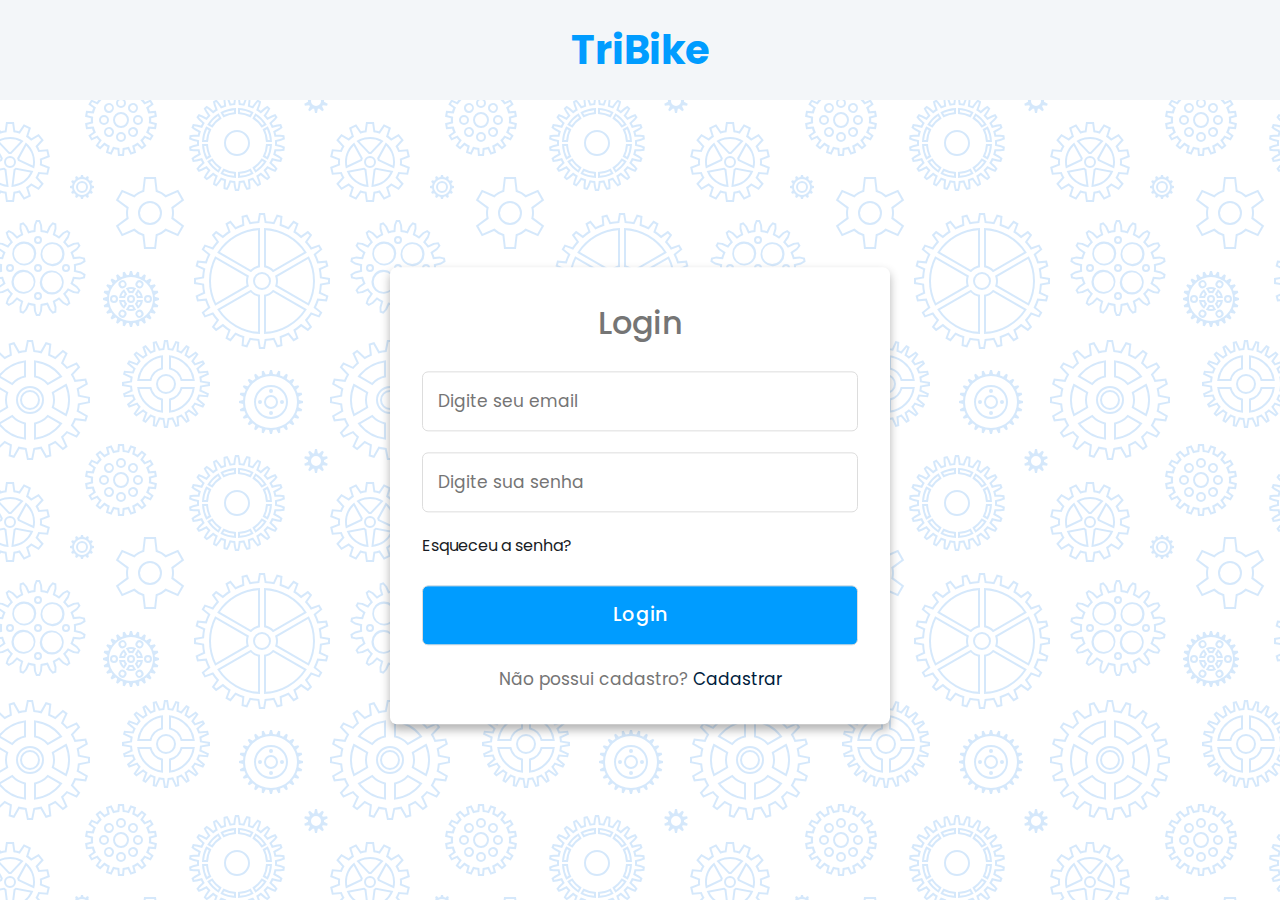
<file: tribike-frontend/index.html>
<!DOCTYPE html>
<!---Coding By CoderGirl | www.codinglabweb.com--->
<html lang="en">
<head>
  <meta charset="UTF-8">
  <meta name="viewport" content="width=device-width, initial-scale=1.0">
  <meta http-equiv="X-UA-Compatible" content="ie=edge">
  <title>Tribike | Acesso</title>
  <!---Custom CSS File--->
  <link rel="stylesheet" href="style.css">
  <script type="text/javascript" src="js/user_page.js"></script>
</head>
<body>
  <div class="header">
    <h1>TriBike</h1>
  </div>
  <div class="container">
    <input type="checkbox" id="check">
    <div class="login form">
      <header>Login</header>
      <form id="login-form" action="#">
        <input id="login_mail" type="text" required placeholder="Digite seu email">
        <input id="login_pwd" type="password" required placeholder="Digite sua senha">
        <a href="#">Esqueceu a senha?</a>
        <input type="submit" class="button" value="Login">
      </form>
      <div class="signup">
        <span class="signup">Não possui cadastro?
         <label for="check">Cadastrar</label>
        </span>
      </div>
    </div>
    <div class="registration form">
      <header>Cadastro</header>
      <form id="signup-form" >
        <input type="radio" id="locat"  style="width: 4%;  height: auto;" name="role" value="3">
        <label for="locat">Quero dispor bikes</label>
        <input type="radio" id="locad"  style="width: 4%; height: auto; margin-left: 8%;" name="role" value="2">
        <label for="locad">Quero usar bikes</label>
        <input id="sign_user" type="text" required name="username" placeholder="Digite um nome de usuário">
        <input id="sign_cpf" type="text" required name="cpf" placeholder="000.000.00-00">        
        <input id="sign_mail" type="text" required name="email" placeholder="Digite seu email">
        <input id="sign_ag" type="text" style="width: 45%;" required name="agenciaBancaria" placeholder="Ag">
        <input id="sign_cc" type="text" style="margin-left: 8%; width: 45%;" required name="contaaBancaria" placeholder="CC">
        Data de Nascimento:     
        <input id="sign_dob" type="date" name="dataNascimento" min="1900-01-01" max="2022-12-31">
        <input id="sign_end" type="text" required name="endereco" placeholder="Endereço">
        <input id="sign_region" type="text" required name="bairro" placeholder="Bairro">
        <input id="sign_pwd" type="password" name="password" placeholder="Crie uma senha">
        <input  id="confirm_pwd" type="password" placeholder="Confirme sua senha">
        <input type="submit" class="button" value="Cadastrar">
      </form>
      <div class="signup">
        <span class="signup">Já possui cadastro?
         <label for="check">Login</label>
        </span>
      </div>
    </div>
  </div>
</body>
</html>
</file>
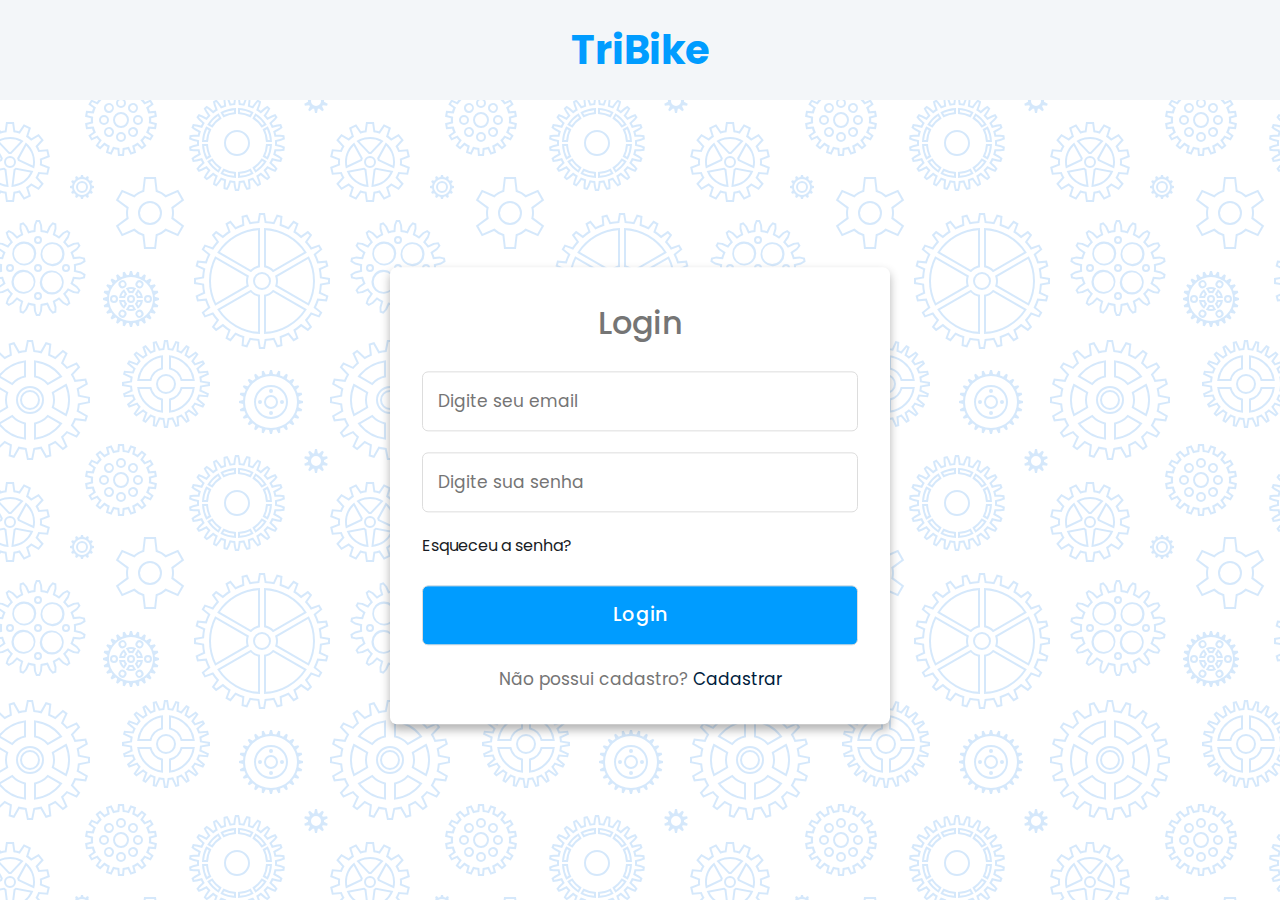
<file: tribike-frontend/dashboard/index.html>
<!DOCTYPE html>
<html lang="en">

<head>
    <meta charset="utf-8">
    <title>Tribike - Dashboard</title>
    <meta content="width=device-width, initial-scale=1.0" name="viewport">
    <meta content="" name="keywords">
    <meta content="" name="description">

    <!-- Favicon -->
    <link href="img/favicon.ico" rel="icon">

    <!-- Google Web Fonts -->
    <link rel="preconnect" href="https://fonts.googleapis.com">
    <link rel="preconnect" href="https://fonts.gstatic.com" crossorigin>
    <link href="https://fonts.googleapis.com/css2?family=Heebo:wght@400;500;600;700&display=swap" rel="stylesheet">
    
    <!-- Icon Font Stylesheet -->
    <link href="https://cdnjs.cloudflare.com/ajax/libs/font-awesome/5.10.0/css/all.min.css" rel="stylesheet">
    <link href="https://cdn.jsdelivr.net/npm/bootstrap-icons@1.4.1/font/bootstrap-icons.css" rel="stylesheet">

    <!-- Libraries Stylesheet -->
    <link href="lib/owlcarousel/assets/owl.carousel.min.css" rel="stylesheet">
    <link href="lib/tempusdominus/css/tempusdominus-bootstrap-4.min.css" rel="stylesheet" />

    <!-- Customized Bootstrap Stylesheet -->
    <link href="css/bootstrap.min.css" rel="stylesheet">

    <!-- Template Stylesheet -->
    <link href="css/style.css" rel="stylesheet">

    <script src="https://code.jquery.com/jquery-3.4.1.min.js"></script>
    <script type="text/javascript" src="js/authenticate.js"></script>
    <script type="text/javascript" src="js/dash.js"></script>
</head>

<body>
    <div class="container-xxl position-relative bg-white d-flex p-0">
        <!-- Spinner Start -->
        <div id="spinner" class="show bg-white position-fixed translate-middle w-100 vh-100 top-50 start-50 d-flex align-items-center justify-content-center">
            <div class="spinner-border text-primary" style="width: 3rem; height: 3rem;" role="status">
                <span class="sr-only">Loading...</span>
            </div>
        </div>
        <!-- Spinner End -->

        <!-- Modal -->
        <div class="modal fade" id="confirmModal" tabindex="-1" aria-labelledby="exampleModalLabel" aria-hidden="true">
            <div class="modal-dialog">
                <div class="modal-content">
                    <div class="modal-header">
                        <h5 class="modal-title" id="exampleModalLabel">Detalhes da reserva</h5>
                        <button type="button" class="btn-close" data-bs-dismiss="modal" aria-label="Close"></button>
                    </div>
                    <div class="modal-body" id="modal-text">
                    </div>
                    <div class="modal-footer">
                        <button type="button" class="btn btn-secondary" data-bs-dismiss="modal">Cancelar</button>
                        <button type="button" class="btn btn-primary" id="confirma-exclusão">Excluir</button>
                    </div>
                </div>
            </div>
        </div>
        <!-- Modal End-->

        <!-- Modal Cancelar-->
        <div class="modal fade" id="cancelModal" tabindex="-1" aria-labelledby="exampleModalLabel" aria-hidden="true">
            <div class="modal-dialog">
                <div class="modal-content">
                    <div class="modal-header">
                        <h5 class="modal-title" id="cancelModalLabel">Cancelar reserva</h5>
                        <button type="button" class="btn-close" data-bs-dismiss="modal" aria-label="Close"></button>
                    </div>
                    <div class="modal-body" id="cancel-modal-text">
                    </div>
                    <div class="modal-footer">
                        <button type="button" class="btn btn-secondary" data-bs-dismiss="modal">Fechar</button>
                        <button type="button" class="btn btn-danger" id="confirma-cancelar">Cancelar</button>
                    </div>
                </div>
            </div>
        </div>
        <!-- Modal End-->


        <!-- Sidebar Start -->
        <div class="sidebar pe-4 pb-3">
            <nav class="navbar bg-light navbar-light">
                <a href="index.html" class="navbar-brand mx-4 mb-3">
                    <h3 class="text-primary"><i class="fa fa-bicycle me-2"></i>TriBike</h3>
                </a>
                <div class="d-flex align-items-center ms-4 mb-4">
                    <div class="position-relative">
                        <img class="rounded-circle" src="img/user.jpg" alt="" style="width: 40px; height: 40px;">
                        <div class="bg-success rounded-circle border border-2 border-white position-absolute end-0 bottom-0 p-1"></div>
                    </div>
                    <div class="ms-3">
                        <h6 class="mb-0" id="user_name"></h6>
                        <span class="locad_only">Locador</span>
                        <span class="locat_only">Locatário</span>
                    </div>
                </div>
                <div class="navbar-nav w-100">
                    <a href="index.html" class="nav-item nav-link active"><i class="fa fa-tachometer-alt me-2"></i>Dashboard</a>
                    <a href="bicicletas.html" class="nav-item nav-link locad_only"><i class="fa  fa-bicycle me-2"></i>Bicicletas</a>
                    <a href="busca.html" class="nav-item nav-link locat_only"><i class="fa  fa-search me-2"></i>Buscar bicicleta</a>
                    <a href="nova_bike.html" class="nav-item nav-link locad_only"><i class="fa  fa-plus me-2"></i>Nova Bicicleta</a>
                </div>
            </nav>
        </div>
        <!-- Sidebar End -->


        <!-- Content Start -->
        <div class="content">
            <!-- Navbar Start -->
            <nav class="navbar navbar-expand bg-light navbar-light sticky-top px-4 py-0">
                <a href="index.html" class="navbar-brand d-flex d-lg-none me-4">
                    <h2 class="text-primary mb-0"><i class="fa fa-bicycle"></i></h2>
                </a>
                <a href="#" class="sidebar-toggler flex-shrink-0">
                    <i class="fa fa-bars"></i>
                </a>
                <div class="navbar-nav align-items-center ms-auto">
                    <div class="nav-item dropdown">
                        <a href="#" class="nav-link dropdown-toggle" data-bs-toggle="dropdown">
                            <img class="rounded-circle me-lg-2" src="img/user.jpg" alt="" style="width: 40px; height: 40px;">
                            <span class="d-none d-lg-inline-flex" id="user_name_opt"></span>
                        </a>
                        <div class="dropdown-menu dropdown-menu-end bg-light border-0 rounded-0 rounded-bottom m-0">
                            <a href="#" class="dropdown-item">Meu perfil</a>
<!--                            <a href="#" class="dropdown-item">Settings</a>-->
                            <a href="#" class="dropdown-item" id="logout">Sair</a>
                        </div>
                    </div>
                </div>
            </nav>
            <!-- Navbar End -->




            <!-- Sales Chart Start -->
            <div class="container-fluid pt-4 px-4 locad_only">
                <div class="row g-4">
                    <div class="col-sm-12 col-xl-12 ">
                        <div class="bg-light text-center rounded p-4">
                            <div class="d-flex align-items-center justify-content-between mb-4">
                                <h6 class="mb-0">Meus aluguéis</h6>
                            </div>
                            <canvas id="worldwide-sales"></canvas>
                            <h3 id="bike-warning" class="d-none">Ainda não há nenhum aluguel</h3>
                        </div>
                    </div>
                </div>
            </div>
            <!-- Sales Chart End -->


            <!-- Recent Sales Start -->
            <div class="container-fluid pt-4 px-4">
                <div class="bg-light text-center rounded p-4">
                    <div class="d-flex align-items-center justify-content-between mb-4">
                        <h6 class="mb-0">Minhas reservas</h6>
                    </div>
                    <div class="table-responsive">
                        <table class="table text-start align-middle table-bordered table-hover mb-0" id="reservas">
                            <thead>
                                <tr class="text-dark">
                                    <th scope="col"><input class="form-check-input" type="checkbox"></th>
                                    <th scope="col">Data de início</th>
                                    <th scope="col">Data de fim</th>
                                    <th scope="col">Bicicleta alugada</th>
                                    <th class="locad_only"scope="col">Nome Locatário</th>
                                    <th class="locat_only" scope="col">Nome Locador</th>
                                    <th scope="col">Valor</th>
                                    <th class="d-none" scope="col">Id</th>
                                    <th class="d-none" scope="col">Email</th>
                                    <th class="d-none" scope="col">Marca</th>
                                    <th class="d-none" scope="col">bairro</th>
                                    <th scope="col">Ação</th>
                                </tr>
                            </thead>
                            <tbody id="reservas_table">
                            </tbody>
                        </table>
                    </div>
                </div>
            </div>
            <!-- Recent Sales End -->




            <!-- Footer Start -->
            <div class="container-fluid pt-4 px-4">
                <div class="bg-light rounded-top p-4">
                    <div class="row">
                        <div class="col-12 col-sm-6 text-center text-sm-start">
                            &copy; <a href="#">TriBike</a>, All Right Reserved.
                        </div>
                        <div class="col-12 col-sm-6 text-center text-sm-end">
                            <!--/*** This template is free as long as you keep the footer author’s credit link/attribution link/backlink. If you'd like to use the template without the footer author’s credit link/attribution link/backlink, you can purchase the Credit Removal License from "https://htmlcodex.com/credit-removal". Thank you for your support. ***/-->
                            Designed By <a href="https://htmlcodex.com">HTML Codex</a>
                        </br>
                        Distributed By <a class="border-bottom" href="https://themewagon.com" target="_blank">ThemeWagon</a>
                        </div>
                    </div>
                </div>
            </div>
            <!-- Footer End -->
        </div>
        <!-- Content End -->


        <!-- Back to Top -->
        <a href="#" class="btn btn-lg btn-primary btn-lg-square back-to-top"><i class="bi bi-arrow-up"></i></a>
    </div>

    <!-- JavaScript Libraries -->
    <script src="https://cdn.jsdelivr.net/npm/bootstrap@5.0.0/dist/js/bootstrap.bundle.min.js"></script>
    <script src="lib/chart/chart.min.js"></script>
    <script src="lib/easing/easing.min.js"></script>
    <script src="lib/waypoints/waypoints.min.js"></script>
    <script src="lib/owlcarousel/owl.carousel.min.js"></script>
    <script src="lib/tempusdominus/js/moment.min.js"></script>
    <script src="lib/tempusdominus/js/moment-timezone.min.js"></script>
    <script src="lib/tempusdominus/js/tempusdominus-bootstrap-4.min.js"></script>

    <!-- Template Javascript -->
    <script src="js/main.js"></script>
</body>

</html>
</file>
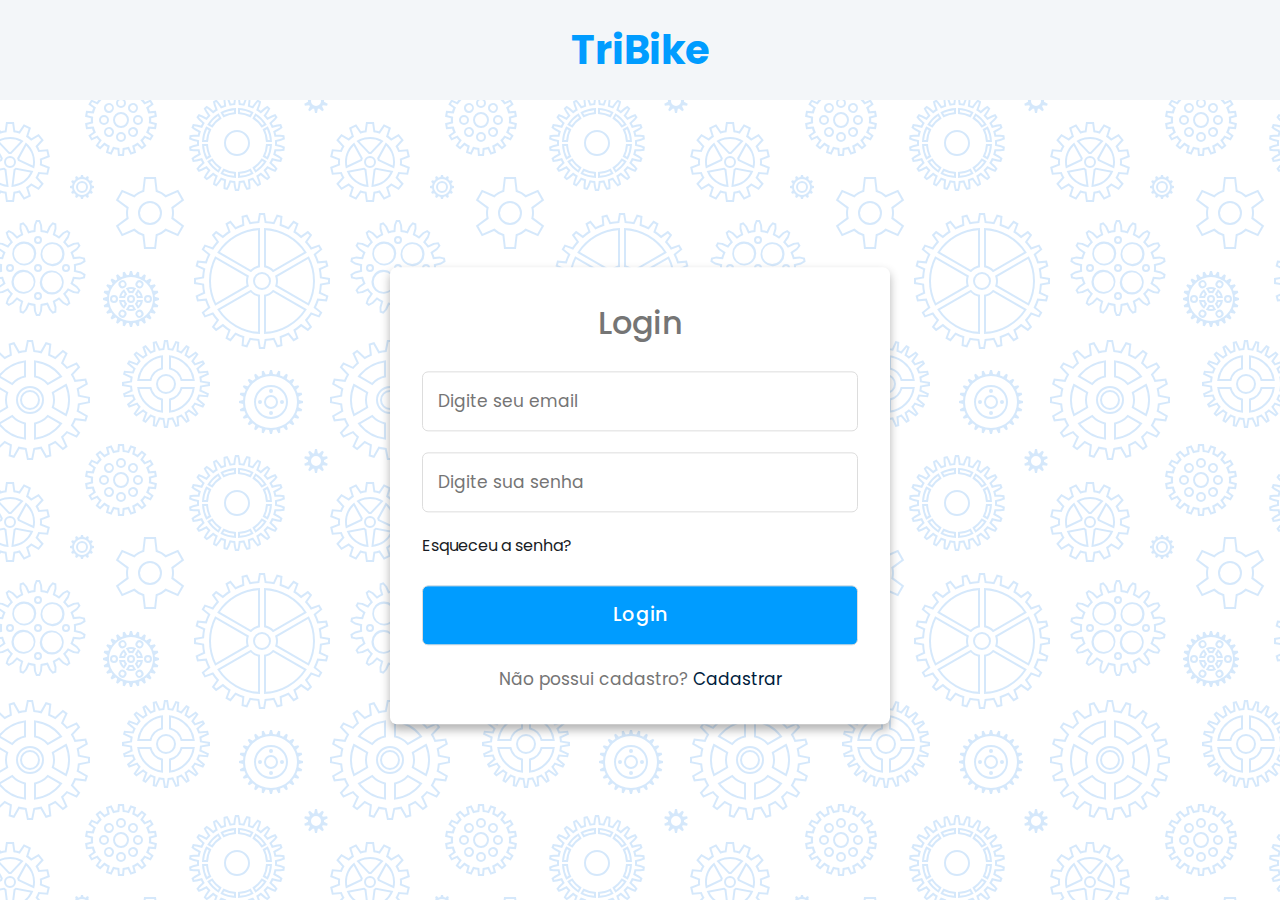
<file: tribike-frontend/dashboard/bicicletas.html>
<!DOCTYPE html>
<html lang="en">

<head>
    <meta charset="utf-8">
    <title>Tribike - Minhas bicicletas</title>
    <meta content="width=device-width, initial-scale=1.0" name="viewport">
    <meta content="" name="keywords">
    <meta content="" name="description">

    <!-- Favicon -->
    <link href="img/favicon.ico" rel="icon">

    <!-- Google Web Fonts -->
    <link rel="preconnect" href="https://fonts.googleapis.com">
    <link rel="preconnect" href="https://fonts.gstatic.com" crossorigin>
    <link href="https://fonts.googleapis.com/css2?family=Heebo:wght@400;500;600;700&display=swap" rel="stylesheet">
    
    <!-- Icon Font Stylesheet -->
    <link href="https://cdnjs.cloudflare.com/ajax/libs/font-awesome/5.10.0/css/all.min.css" rel="stylesheet">
    <link href="https://cdn.jsdelivr.net/npm/bootstrap-icons@1.4.1/font/bootstrap-icons.css" rel="stylesheet">

    <!-- Libraries Stylesheet -->
    <link href="lib/owlcarousel/assets/owl.carousel.min.css" rel="stylesheet">
    <link href="lib/tempusdominus/css/tempusdominus-bootstrap-4.min.css" rel="stylesheet" />

    <!-- Customized Bootstrap Stylesheet -->
    <link href="css/bootstrap.min.css" rel="stylesheet">

    <!-- Template Stylesheet -->
    <link href="css/style.css" rel="stylesheet">
    <script type="text/javascript" src="js/authenticate.js"></script>
    <script type="text/javascript" src="js/bicicletas.js"></script>
</head>

<body>
    <div class="container-xxl position-relative bg-white d-flex p-0">
        <!-- Spinner Start -->
        <div id="spinner" class="show bg-white position-fixed translate-middle w-100 vh-100 top-50 start-50 d-flex align-items-center justify-content-center">
            <div class="spinner-border text-primary" style="width: 3rem; height: 3rem;" role="status">
                <span class="sr-only">Loading...</span>
            </div>
        </div>
        <!-- Spinner End -->

        <!-- Modal -->
        <div class="modal fade" id="confirmModal" tabindex="-1" aria-labelledby="exampleModalLabel" aria-hidden="true">
            <div class="modal-dialog">
                <div class="modal-content">
                    <div class="modal-header">
                        <h5 class="modal-title" id="exampleModalLabel">Confira os dados da bicicleta</h5>
                        <button type="button" class="btn-close" data-bs-dismiss="modal" aria-label="Close"></button>
                    </div>
                    <div class="modal-body" id="modal-text">
                    </div>
                    <div class="modal-footer">
                        <button type="button" class="btn btn-secondary" data-bs-dismiss="modal">Cancelar</button>
                        <button type="button" class="btn btn-primary" id="confirma-exclusão">Excluir</button>
                    </div>
                </div>
            </div>
        </div>
        <!-- Modal End-->

        <!-- Sidebar Start -->
        <div class="sidebar pe-4 pb-3">
            <nav class="navbar bg-light navbar-light">
                <a href="index.html" class="navbar-brand mx-4 mb-3">
                    <h3 class="text-primary"><i class="fa fa-bicycle me-2"></i>TriBike</h3>
                </a>
                <div class="d-flex align-items-center ms-4 mb-4">
                    <div class="position-relative">
                        <img class="rounded-circle" src="img/user.jpg" alt="" style="width: 40px; height: 40px;">
                        <div class="bg-success rounded-circle border border-2 border-white position-absolute end-0 bottom-0 p-1"></div>
                    </div>
                    <div class="ms-3">
                        <h6 class="mb-0" id="user_name"></h6>
                        <span class="locad_only">Locador</span>
                        <span class="locat_only">Locatário</span>
                    </div>
                </div>
                <div class="navbar-nav w-100">
                    <a href="index.html" class="nav-item nav-link"><i class="fa fa-tachometer-alt me-2"></i>Dashboard</a>
                    <a href="bicicletas.html" class="nav-item nav-link active locad_only"><i class="fa  fa-bicycle me-2"></i>Bicicletas</a>
                    <a href="busca.html" class="nav-item nav-link locat_only"><i class="fa  fa-search me-2"></i>Buscar bicicleta</a>
                    <a href="nova_bike.html" class="nav-item nav-link locad_only"><i class="fa  fa-plus me-2"></i>Nova Bicicleta</a>
                </div>
            </nav>
        </div>
        <!-- Sidebar End -->


        <!-- Content Start -->
        <div class="content">
            <!-- Navbar Start -->
            <nav class="navbar navbar-expand bg-light navbar-light sticky-top px-4 py-0">
                <a href="index.html" class="navbar-brand d-flex d-lg-none me-4">
                    <h2 class="text-primary mb-0"><i class="fa fa-bicycle"></i></h2>
                </a>
                <a href="#" class="sidebar-toggler flex-shrink-0">
                    <i class="fa fa-bars"></i>
                </a>
                <div class="navbar-nav align-items-center ms-auto">
                    <div class="nav-item dropdown">
                        <a href="#" class="nav-link dropdown-toggle" data-bs-toggle="dropdown">
                            <img class="rounded-circle me-lg-2" src="img/user.jpg" alt="" style="width: 40px; height: 40px;">
                            <span class="d-none d-lg-inline-flex" id="user_name_opt"></span>
                        </a>
                        <div class="dropdown-menu dropdown-menu-end bg-light border-0 rounded-0 rounded-bottom m-0">
                            <a href="#" class="dropdown-item">My Profile</a>
                            <a href="#" class="dropdown-item">Settings</a>
                            <a href="#" class="dropdown-item" id="logout">Log Out</a>
                        </div>
                    </div>
                </div>
            </nav>
            <!-- Navbar End -->


            <!-- Table Start -->
            <div class="container-fluid pt-4 px-4">
                <div class="row g-4">
                    <div class="col-12">
                        <div class="bg-light rounded h-100 p-4">
                            <h6 class="mb-4">Minhas bicicletas</h6>
                            <h2 class="d-none" id="bike-warning">Você não cadastrou nenhuma bicicleta ainda</h2>
                            <div class="table-responsive">
                                <table class="table" id="bicicletas" >
                                    <thead>
                                    <tr>
                                        <th scope="col">#</th>
                                        <th scope="col">Foto</th>
                                        <th scope="col">Marca</th>
                                        <th scope="col">Modelo</th>
                                        <th scope="col">Descricao</th>
                                        <th scope="col">Acessórios</th>
                                        <th scope="col">Preço</th>
                                        <th scope="col">Desconto</th>
                                        <th scope="col">Bairro</th>
                                        <th scope="col">Ações</th>
                                        <th scope="col" class="d-none">Id</th>
                                    </tr>
                                    </thead>
                                    <tbody id="bicicletas_table">
                                    </tbody>
                                </table>
                            </div>
                        </div>
                    </div>
                </div>
            </div>
            <!-- Table End -->


            <!-- Footer Start -->
            <div class="container-fluid pt-4 px-4">
                <div class="bg-light rounded-top p-4">
                    <div class="row">
                        <div class="col-12 col-sm-6 text-center text-sm-start">
                            &copy; <a href="#">TriBike</a>, All Right Reserved.
                        </div>
                        <div class="col-12 col-sm-6 text-center text-sm-end">
                            <!--/*** This template is free as long as you keep the footer author’s credit link/attribution link/backlink. If you'd like to use the template without the footer author’s credit link/attribution link/backlink, you can purchase the Credit Removal License from "https://htmlcodex.com/credit-removal". Thank you for your support. ***/-->
                            Designed By <a href="https://htmlcodex.com">HTML Codex</a>
                        </div>
                    </div>
                </div>
            </div>
            <!-- Footer End -->
        </div>
        <!-- Content End -->


        <!-- Back to Top -->
        <a href="#" class="btn btn-lg btn-primary btn-lg-square back-to-top"><i class="bi bi-arrow-up"></i></a>
    </div>

    <!-- JavaScript Libraries -->
    <script src="https://code.jquery.com/jquery-3.4.1.min.js"></script>
    <script src="https://cdn.jsdelivr.net/npm/bootstrap@5.0.0/dist/js/bootstrap.bundle.min.js"></script>
    <script src="lib/chart/chart.min.js"></script>
    <script src="lib/easing/easing.min.js"></script>
    <script src="lib/waypoints/waypoints.min.js"></script>
    <script src="lib/owlcarousel/owl.carousel.min.js"></script>
    <script src="lib/tempusdominus/js/moment.min.js"></script>
    <script src="lib/tempusdominus/js/moment-timezone.min.js"></script>
    <script src="lib/tempusdominus/js/tempusdominus-bootstrap-4.min.js"></script>

    <!-- Template Javascript -->
    <script src="js/main.js"></script>
</body>

</html>
</file>
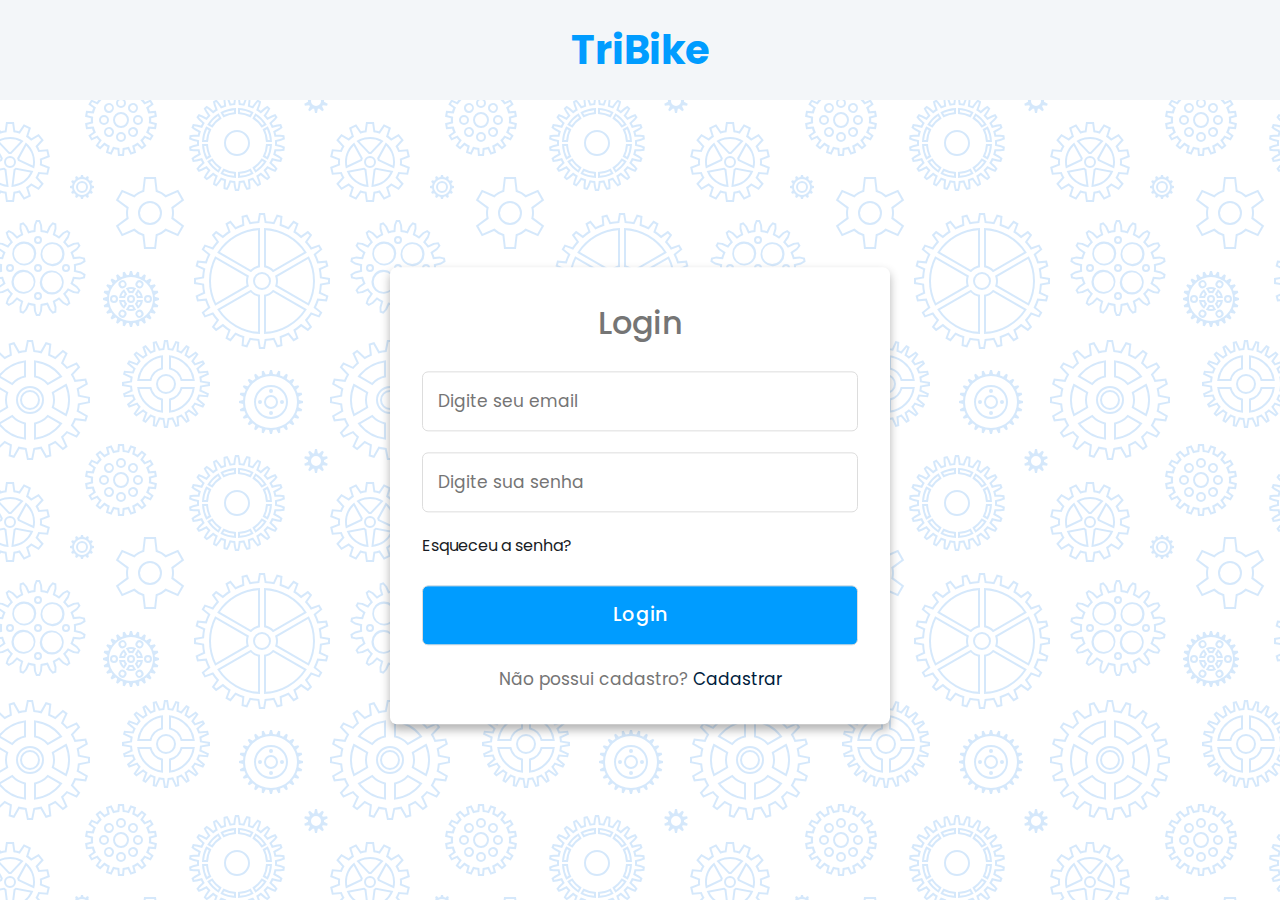
<file: tribike-frontend/dashboard/busca.html>
<!DOCTYPE html>
<html lang="en">

<head>
    <meta charset="utf-8">
    <title>Tribike - Buscar bicicleta</title>
    <meta content="width=device-width, initial-scale=1.0" name="viewport">
    <meta content="" name="keywords">
    <meta content="" name="description">

    <!-- Favicon -->
    <link href="img/favicon.ico" rel="icon">

    <!-- Google Web Fonts -->
    <link rel="preconnect" href="https://fonts.googleapis.com">
    <link rel="preconnect" href="https://fonts.gstatic.com" crossorigin>
    <link href="https://fonts.googleapis.com/css2?family=Heebo:wght@400;500;600;700&display=swap" rel="stylesheet">
    
    <!-- Icon Font Stylesheet -->
    <link href="https://cdnjs.cloudflare.com/ajax/libs/font-awesome/5.10.0/css/all.min.css" rel="stylesheet">
    <link href="https://cdn.jsdelivr.net/npm/bootstrap-icons@1.4.1/font/bootstrap-icons.css" rel="stylesheet">

    <!-- Libraries Stylesheet -->
    <link href="lib/owlcarousel/assets/owl.carousel.min.css" rel="stylesheet">
    <link href="lib/tempusdominus/css/tempusdominus-bootstrap-4.min.css" rel="stylesheet" />

    <!-- Customized Bootstrap Stylesheet -->
    <link href="css/bootstrap.min.css" rel="stylesheet">

    <!-- Template Stylesheet -->
    <link href="css/style.css" rel="stylesheet">

    <script src="https://code.jquery.com/jquery-3.4.1.min.js"></script>
    <script type="text/javascript" src="js/authenticate.js"></script>
    <script type="text/javascript" src="js/busca.js"></script>
    <script type="text/javascript">
        function reset_form(){
            window.localStorage.removeItem('rent_start_date');
            window.localStorage.removeItem('rent_end_date');
            window.localStorage.removeItem('region_search');
            window.location.replace("busca.html");
        }
    </script>
</head>

<body>
    <div class="container-xxl position-relative bg-white d-flex p-0">
        <!-- Spinner Start -->
        <div id="spinner" class="show bg-white position-fixed translate-middle w-100 vh-100 top-50 start-50 d-flex align-items-center justify-content-center">
            <div class="spinner-border text-primary" style="width: 3rem; height: 3rem;" role="status">
                <span class="sr-only">Loading...</span>
            </div>
        </div>
        <!-- Spinner End -->

        <!-- Modal -->
        <div class="modal fade" id="confirmModal" tabindex="-1" aria-labelledby="exampleModalLabel" aria-hidden="true">
            <div class="modal-dialog">
                <div class="modal-content">
                    <div class="modal-header">
                        <h5 class="modal-title" id="exampleModalLabel">Confira os dados da reserva</h5>
                        <button type="button" class="btn-close" data-bs-dismiss="modal" aria-label="Close"></button>
                    </div>
                    <div class="modal-body" id="modal-text">
                    </div>
                    <div class="modal-footer">
                        <button type="button" class="btn btn-secondary" data-bs-dismiss="modal">Cancelar</button>
                        <button type="button" class="btn btn-primary" id="confirma-reserva">Confirmar</button>
                    </div>
                </div>
            </div>
        </div>
        <!-- Modal End-->


        <!-- Sidebar Start -->
        <div class="sidebar pe-4 pb-3">
            <nav class="navbar bg-light navbar-light">
                <a href="index.html" class="navbar-brand mx-4 mb-3">
                    <h3 class="text-primary"><i class="fa fa-bicycle me-2"></i>TriBike</h3>
                </a>
                <div class="d-flex align-items-center ms-4 mb-4">
                    <div class="position-relative">
                        <img class="rounded-circle" src="img/user.jpg" alt="" style="width: 40px; height: 40px;">
                        <div class="bg-success rounded-circle border border-2 border-white position-absolute end-0 bottom-0 p-1"></div>
                    </div>
                    <div class="ms-3">
                        <h6 class="mb-0" id="user_name"></h6>
                        <span class="locad_only">Locador</span>
                        <span class="locat_only">Locatário</span>
                    </div>
                </div>
                <div class="navbar-nav w-100">
                    <a href="index.html" class="nav-item nav-link"><i class="fa fa-tachometer-alt me-2"></i>Dashboard</a>
                    <a href="bicicletas.html" class="nav-item nav-link locad_only"><i class="fa  fa-bicycle me-2"></i>Bicicletas</a>
                    <a href="busca.html" class="nav-item nav-link active locat_only"><i class="fa  fa-search me-2"></i>Buscar bicicleta</a>
                    <a href="nova_bike.html" class="nav-item nav-link locad_only"><i class="fa  fa-plus me-2"></i>Nova Bicicleta</a>
                </div>
            </nav>
        </div>
        <!-- Sidebar End -->


        <!-- Content Start -->
        <div class="content">
            <!-- Navbar Start -->
            <nav class="navbar navbar-expand bg-light navbar-light sticky-top px-4 py-0">
                <a href="index.html" class="navbar-brand d-flex d-lg-none me-4">
                    <h2 class="text-primary mb-0"><i class="fa fa-bicycle"></i></h2>
                </a>
                <a href="#" class="sidebar-toggler flex-shrink-0">
                    <i class="fa fa-bars"></i>
                </a>
                <div class="navbar-nav align-items-center ms-auto">
                    <div class="nav-item dropdown">
                        <a href="#" class="nav-link dropdown-toggle" data-bs-toggle="dropdown">
                            <img class="rounded-circle me-lg-2" src="img/user.jpg" alt="" style="width: 40px; height: 40px;">
                            <span class="d-none d-lg-inline-flex" id="user_name_opt"></span>
                        </a>
                        <div class="dropdown-menu dropdown-menu-end bg-light border-0 rounded-0 rounded-bottom m-0">
                            <a href="#" class="dropdown-item">My Profile</a>
                            <a href="#" class="dropdown-item">Settings</a>
                            <a href="#" class="dropdown-item" id="logout">Log Out</a>
                        </div>
                    </div>
                </div>
            </nav>
            <!-- Navbar End -->


            <!-- Table Start -->
            <div class="container-fluid pt-4 px-4">
                <div class="row g-4">
                    <div class="col-12">
                        <div class="bg-light rounded h-100 p-4">
                            <h6 class="mb-4">Bicicletas disponíveis para
                                <form id="filtro_data" class="d-inline">
                                    <input class="mx-1" id="start_date" type="date" >
                                     a
                                    <input class="mx-1" id="end_date" type="date" >
                                    em
                                    <input class="mx-1" id="region_in" style="max-width: 150px;" type="text" placeholder="Todos bairros">
                                    <button type="submit" class="btn btn-sm btn-sm-square btn-outline-primary"><i class="fa fa-search"></i></button>
                                    <button type="button" class="btn btn-sm btn-sm-square btn-outline-primary" id="restart-btn" onclick="reset_form()"><i class="fa fa-sync"></i></button>
                                </form>
                            </h6>
                            <div class="table-responsive">
                                <table class="table" id="bicicletas">
                                    <thead>
                                    <tr>
                                        <th scope="col">#</th>
                                        <th scope="col">Foto</th>
                                        <th scope="col">Marca</th>
                                        <th scope="col">Modelo</th>
                                        <th scope="col">Descrição</th>
                                        <th scope="col">Acessórios</th>
                                        <th scope="col">Diária</th>
                                        <th scope="col">Bairro</th>
                                        <th scope="col">Ações</th>
                                        <th scope="col" class="d-none">Id</th>
                                    </tr>
                                    </thead>
                                    <tbody id="bicicletas_table">
                                    </tbody>
                                </table>
                            </div>
                        </div>
                    </div>
                </div>
            </div>
            <!-- Table End -->


            <!-- Footer Start -->
            <div class="container-fluid pt-4 px-4">
                <div class="bg-light rounded-top p-4">
                    <div class="row">
                        <div class="col-12 col-sm-6 text-center text-sm-start">
                            &copy; <a href="#">TriBike</a>, All Right Reserved.
                        </div>
                        <div class="col-12 col-sm-6 text-center text-sm-end">
                            <!--/*** This template is free as long as you keep the footer author’s credit link/attribution link/backlink. If you'd like to use the template without the footer author’s credit link/attribution link/backlink, you can purchase the Credit Removal License from "https://htmlcodex.com/credit-removal". Thank you for your support. ***/-->
                            Designed By <a href="https://htmlcodex.com">HTML Codex</a>
                        </div>
                    </div>
                </div>
            </div>
            <!-- Footer End -->
        </div>
        <!-- Content End -->


        <!-- Back to Top -->
        <a href="#" class="btn btn-lg btn-primary btn-lg-square back-to-top"><i class="bi bi-arrow-up"></i></a>
    </div>

    <!-- JavaScript Libraries -->
    <script src="https://cdn.jsdelivr.net/npm/bootstrap@5.0.0/dist/js/bootstrap.bundle.min.js"></script>
    <script src="lib/chart/chart.min.js"></script>
    <script src="lib/easing/easing.min.js"></script>
    <script src="lib/waypoints/waypoints.min.js"></script>
    <script src="lib/owlcarousel/owl.carousel.min.js"></script>
    <script src="lib/tempusdominus/js/moment.min.js"></script>
    <script src="lib/tempusdominus/js/moment-timezone.min.js"></script>
    <script src="lib/tempusdominus/js/tempusdominus-bootstrap-4.min.js"></script>

    <!-- Template Javascript -->
    <script src="js/main.js"></script>
</body>

</html>
</file>
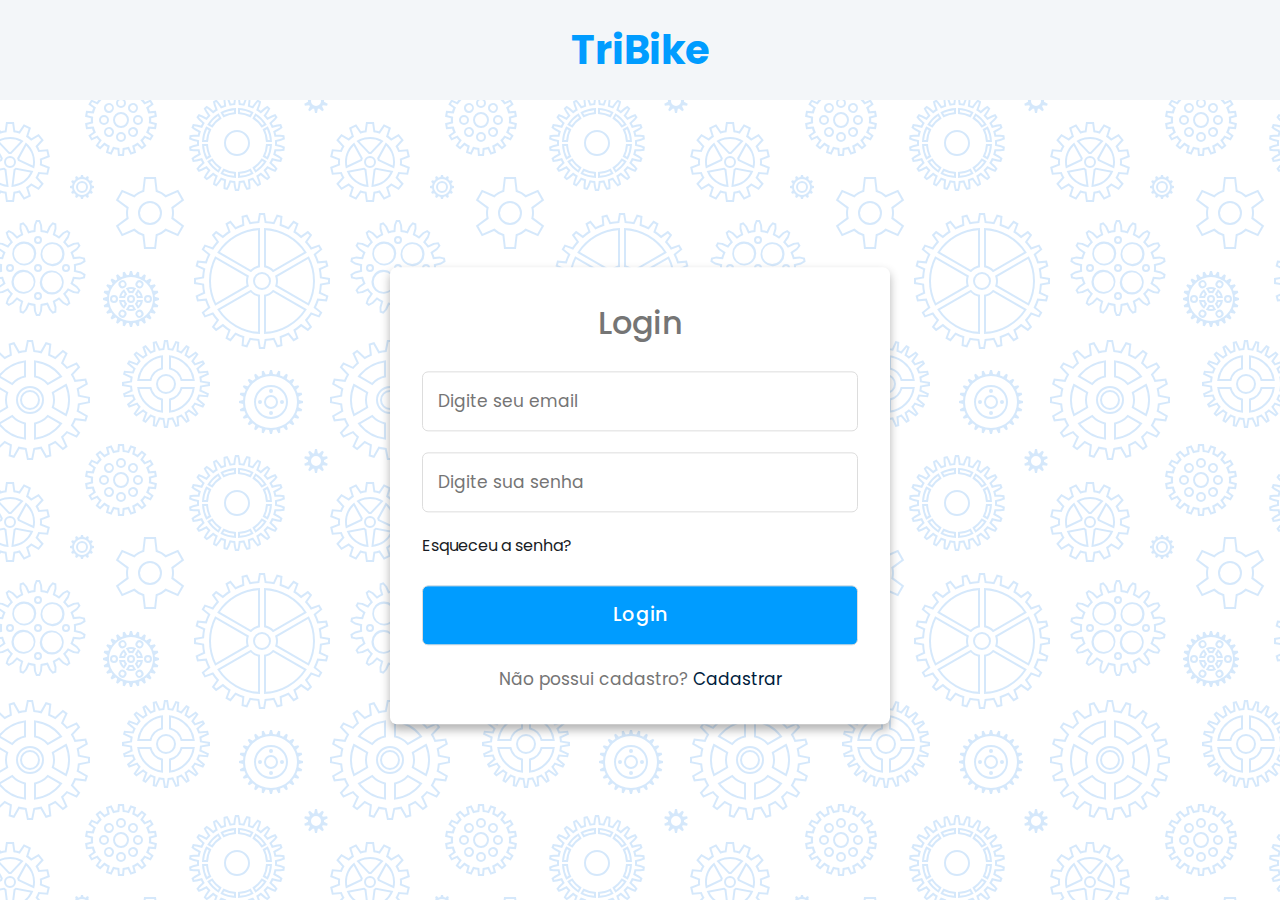
<file: tribike-frontend/dashboard/nova_bike.html>
<!DOCTYPE html>
<html lang="en">

<head>
    <meta charset="utf-8">
    <title>Tribike - Cadastrar bicicleta</title>
    <meta content="width=device-width, initial-scale=1.0" name="viewport">
    <meta content="" name="keywords">
    <meta content="" name="description">

    <!-- Favicon -->
    <link href="img/favicon.ico" rel="icon">

    <!-- Google Web Fonts -->
    <link rel="preconnect" href="https://fonts.googleapis.com">
    <link rel="preconnect" href="https://fonts.gstatic.com" crossorigin>
    <link href="https://fonts.googleapis.com/css2?family=Heebo:wght@400;500;600;700&display=swap" rel="stylesheet">
    
    <!-- Icon Font Stylesheet -->
    <link href="https://cdnjs.cloudflare.com/ajax/libs/font-awesome/5.10.0/css/all.min.css" rel="stylesheet">
    <link href="https://cdn.jsdelivr.net/npm/bootstrap-icons@1.4.1/font/bootstrap-icons.css" rel="stylesheet">

    <!-- Libraries Stylesheet -->
    <link href="lib/owlcarousel/assets/owl.carousel.min.css" rel="stylesheet">
    <link href="lib/tempusdominus/css/tempusdominus-bootstrap-4.min.css" rel="stylesheet" />

    <!-- Customized Bootstrap Stylesheet -->
    <link href="css/bootstrap.min.css" rel="stylesheet">

    <!-- Template Stylesheet -->
    <link href="css/style.css" rel="stylesheet">
    <script type="text/javascript" src="js/authenticate.js"></script>
    <script type="text/javascript" src="js/new_bike.js"></script>
</head>

<body>
    <div class="container-xxl position-relative bg-white d-flex p-0">
        <!-- Spinner Start -->
        <div id="spinner" class="show bg-white position-fixed translate-middle w-100 vh-100 top-50 start-50 d-flex align-items-center justify-content-center">
            <div class="spinner-border text-primary" style="width: 3rem; height: 3rem;" role="status">
                <span class="sr-only">Loading...</span>
            </div>
        </div>
        <!-- Spinner End -->


        <!-- Sidebar Start -->
        <div class="sidebar pe-4 pb-3">
            <nav class="navbar bg-light navbar-light">
                <a href="index.html" class="navbar-brand mx-4 mb-3">
                    <h3 class="text-primary"><i class="fa fa-bicycle me-2"></i>TriBike</h3>
                </a>
                <div class="d-flex align-items-center ms-4 mb-4">
                    <div class="position-relative">
                        <img class="rounded-circle" src="img/user.jpg" alt="" style="width: 40px; height: 40px;">
                        <div class="bg-success rounded-circle border border-2 border-white position-absolute end-0 bottom-0 p-1"></div>
                    </div>
                    <div class="ms-3">
                        <h6 class="mb-0" id="user_name"></h6>
                        <span class="locad_only">Locador</span>
                        <span class="locat_only">Locatário</span>
                    </div>
                </div>
                <div class="navbar-nav w-100">
                    <a href="index.html" class="nav-item nav-link"><i class="fa fa-tachometer-alt me-2"></i>Dashboard</a>
                    <a href="bicicletas.html" class="nav-item nav-link locad_only"><i class="fa  fa-bicycle me-2"></i>Bicicletas</a>
                    <a href="busca.html" class="nav-item nav-link locat_only"><i class="fa  fa-search me-2"></i>Buscar bicicleta</a>
                    <a href="nova_bike.html" class="nav-item nav-link active locad_only"><i class="fa  fa-plus me-2"></i>Nova Bicicleta</a>
                </div>
            </nav>
        </div>
        <!-- Sidebar End -->


        <!-- Content Start -->
        <div class="content">
            <!-- Navbar Start -->
            <nav class="navbar navbar-expand bg-light navbar-light sticky-top px-4 py-0">
                <a href="index.html" class="navbar-brand d-flex d-lg-none me-4">
                    <h2 class="text-primary mb-0"><i class="fa fa-bicycle"></i></h2>
                </a>
                <a href="#" class="sidebar-toggler flex-shrink-0">
                    <i class="fa fa-bars"></i>
                </a>
                <div class="navbar-nav align-items-center ms-auto">
                    <div class="nav-item dropdown">
                        <a href="#" class="nav-link dropdown-toggle" data-bs-toggle="dropdown">
                            <img class="rounded-circle me-lg-2" src="img/user.jpg" alt="" style="width: 40px; height: 40px;">
                            <span class="d-none d-lg-inline-flex" id="user_name_opt"></span>
                        </a>
                        <div class="dropdown-menu dropdown-menu-end bg-light border-0 rounded-0 rounded-bottom m-0">
                            <a href="#" class="dropdown-item">My Profile</a>
                            <a href="#" class="dropdown-item">Settings</a>
                            <a href="#" class="dropdown-item" id="logout">Log Out</a>
                        </div>
                    </div>
                </div>
            </nav>
            <!-- Navbar End -->


            <!-- Form Start -->
            <div class="container-fluid pt-4 px-4">
                <div class="row g-4">
                    <div class="col-sm-12 col-xl">
                        <div class="bg-light rounded h-100 p-4">
                            <h6 class="mb-4">Cadastrar nova bicicleta</h6>
                            <form id="newbike-form">
                                <div class="row mb-3">
                                    <div class="col">
                                        <div class="col-sm-10">
                                            <label for="bike_marca" class="col-sm-2 col-form-label">Marca</label>
                                            <input type="text" class="form-control" id="bike_marca" required>
                                        </div>
                                    </div>
                                    <div class="col">
                                        <label for="bike_modelo" class="col-sm-2 col-form-label">Modelo</label>
                                        <div class="col-sm-10">
                                            <input type="text" class="form-control" id="bike_modelo" required>
                                        </div>
                                    </div>
                                    <div class="col">
                                        <label for="bike_peso" class="col-sm-2 col-form-label">Peso</label>
                                        <div class="col-sm-10">
                                            <input type="text" class="form-control" id="bike_peso" required>
                                        </div>
                                    </div>
                                </div>
                                <div class="row mb-3">
                                    <label for="bike_descricao">Descrição</label>
                                    <textarea class="form-control" placeholder="Descrição bicicleta"
                                              id="bike_descricao" style="height: 75px;"></textarea>
                                </div>
                                <div class="row mb-3">
                                    <label for="bike_url" class="col-sm-2 col-form-label">URL foto</label>
                                    <div class="col-sm-10">
                                        <input type="text" class="form-control" id="bike_url"  placeholder="URL da foto da bicicleta">
                                    </div>
                                </div>
                                <div class="row mb-3">
                                    <label for="bike_url" class="col-sm-2 col-form-label">Bairro</label>
                                    <div class="col-sm-10">
                                        <input type="text" class="form-control" id="bike_bairro"  placeholder="Bairro da bicicleta">
                                    </div>
                                </div>
                                <div class="row mb-3">
                                    <label for="bike_acessorios">Acessórios</label>
                                    <textarea class="form-control" placeholder="Lista de acessórios"
                                              id="bike_acessorios" style="height: 75px;"></textarea>
                                </div>
                                <div class="row mb-3">
                                    <div class="col-2">
                                        <div class="col-sm-10">
                                            <label for="bike_preco" class="col-sm-2 col-form-label">Preço</label>
                                            <input type="text" class="form-control" id="bike_preco" required>
                                        </div>
                                    </div>
                                    <div class="col-2">
                                        <label for="bike_desconto" class="col-sm-2 col-form-label">Desconto</label>
                                        <div class="col-sm-10">
                                            <input type="text" class="form-control" id="bike_desconto" required>
                                        </div>
                                    </div>
                                </div>
                                <button type="submit" class="btn btn-primary" value="Cadastrar">Cadastrar nova bicicleta</button>
                            </form>
                        </div>
                    </div>
                </div>
            </div>
            <!-- Form End -->


            <!-- Footer Start -->
            <div class="container-fluid pt-4 px-4">
                <div class="bg-light rounded-top p-4">
                    <div class="row">
                        <div class="col-12 col-sm-6 text-center text-sm-start">
                            &copy; <a href="#">TriBike</a>, All Right Reserved.
                        </div>
                        <div class="col-12 col-sm-6 text-center text-sm-end">
                            <!--/*** This template is free as long as you keep the footer author’s credit link/attribution link/backlink. If you'd like to use the template without the footer author’s credit link/attribution link/backlink, you can purchase the Credit Removal License from "https://htmlcodex.com/credit-removal". Thank you for your support. ***/-->
                            Designed By <a href="https://htmlcodex.com">HTML Codex</a>
                        </div>
                    </div>
                </div>
            </div>
            <!-- Footer End -->
        </div>
        <!-- Content End -->


        <!-- Back to Top -->
        <a href="#" class="btn btn-lg btn-primary btn-lg-square back-to-top"><i class="bi bi-arrow-up"></i></a>
    </div>

    <!-- JavaScript Libraries -->
    <script src="https://code.jquery.com/jquery-3.4.1.min.js"></script>
    <script src="https://cdn.jsdelivr.net/npm/bootstrap@5.0.0/dist/js/bootstrap.bundle.min.js"></script>
    <script src="lib/chart/chart.min.js"></script>
    <script src="lib/easing/easing.min.js"></script>
    <script src="lib/waypoints/waypoints.min.js"></script>
    <script src="lib/owlcarousel/owl.carousel.min.js"></script>
    <script src="lib/tempusdominus/js/moment.min.js"></script>
    <script src="lib/tempusdominus/js/moment-timezone.min.js"></script>
    <script src="lib/tempusdominus/js/tempusdominus-bootstrap-4.min.js"></script>

    <!-- Template Javascript -->
    <script src="js/main.js"></script>
</body>

</html>
</file>
<file: tribike-frontend/style.css>
/* Import Google font - Poppins */
@import url('https://fonts.googleapis.com/css2?family=Poppins:wght@200;300;400;500;600;700&display=swap');
*{
  margin: 0;
  padding: 0;
  box-sizing: border-box;
  font-family: 'Poppins', sans-serif;
}

:root {
  --primary: #009CFF;
  --light: #F3F6F9;
  --dark: #191C24;
}

body{
  min-height: 100vh;
  width: 100%;
  background-color: #ffffff;
  background-image: url("data:image/svg+xml,%3Csvg xmlns='http://www.w3.org/2000/svg' width='360' height='360' viewBox='0 0 360 360'%3E%3Cpath fill='%2395c5f6' fill-opacity='0.4' d='M0 85.02l4.62-4.27a49.09 49.09 0 0 0 7.33 3.74l-1.2 10.24 2.66.87 5.05-9c2.62.65 5.34 1.08 8.12 1.28L28.6 98h2.8l2.02-10.12c2.74-.2 5.46-.62 8.12-1.28l5.05 8.99 2.66-.86-1.2-10.24c2.55-1.03 5-2.29 7.33-3.74l7.58 7 2.26-1.65-4.3-9.38a48.3 48.3 0 0 0 5.8-5.8l9.38 4.3 1.65-2.26-7-7.58a49.09 49.09 0 0 0 3.74-7.33l10.24 1.2.87-2.66-9-5.05a48.07 48.07 0 0 0 1.28-8.12L88 41.4v-2.8l-10.12-2.02c-.2-2.74-.62-5.46-1.28-8.12l8.99-5.05-.86-2.66-10.24 1.2c-1.03-2.55-2.29-5-3.74-7.33l7-7.58-1.65-2.26-9.38 4.3a48.3 48.3 0 0 0-5.8-5.8L62.42 0h2.16l-1.25 2.72a50.31 50.31 0 0 1 3.95 3.95l9.5-4.36 3.52 4.85-7.08 7.68c.94 1.6 1.79 3.27 2.54 4.98l10.38-1.21 1.85 5.7-9.11 5.12c.39 1.8.68 3.65.87 5.52L90 37v6l-10.25 2.05a49.9 49.9 0 0 1-.87 5.52l9.11 5.12-1.85 5.7-10.38-1.21c-.75 1.7-1.6 3.37-2.54 4.98l7.08 7.68-3.52 4.85-9.5-4.36a50.31 50.31 0 0 1-3.95 3.95l4.36 9.5-4.85 3.52-7.68-7.08c-1.6.94-3.27 1.79-4.98 2.54l1.21 10.38-5.7 1.85-5.12-9.11c-1.8.39-3.65.68-5.52.87L33 100h-6l-2.05-10.25a49.9 49.9 0 0 1-5.52-.87l-5.12 9.11-5.7-1.85 1.21-10.38c-1.7-.75-3.37-1.6-4.98-2.54L0 87.68v-2.66zM0 52.7V27.3l8.38 4.84a22.96 22.96 0 0 0 0 15.72L0 52.7zm0-39.16A39.91 39.91 0 0 1 26 .2v17.15a22.98 22.98 0 0 0-13.62 7.86L0 18.06v-4.52zm0 52.92v-4.52l12.38-7.15A22.98 22.98 0 0 0 26 62.65V79.8A39.91 39.91 0 0 1 0 66.46zM34 79.8V62.65a22.98 22.98 0 0 0 13.62-7.86l14.85 8.58A39.97 39.97 0 0 1 34 79.8zm32.48-23.36l-14.86-8.58a22.96 22.96 0 0 0 0-15.72l14.86-8.58A39.86 39.86 0 0 1 70 40a39.9 39.9 0 0 1-3.52 16.44zm-4.01-39.8L47.62 25.2A22.98 22.98 0 0 0 34 17.35V.2a39.97 39.97 0 0 1 28.47 16.43v.01zM0 50.38l5.98-3.45a25.01 25.01 0 0 1 0-13.88L0 29.6v20.78zm.5-34.35l11.48 6.63c3.27-3.4 7.44-5.8 12.02-6.94V2.47A37.96 37.96 0 0 0 .5 16.04v-.01zm0 47.92A37.96 37.96 0 0 0 24 77.53V64.28a24.97 24.97 0 0 1-12.02-6.95L.5 63.96v-.01zM36 77.53a37.96 37.96 0 0 0 23.5-13.57l-11.48-6.63A24.97 24.97 0 0 1 36 64.28v13.25zm29.5-23.96a37.91 37.91 0 0 0 0-27.14l-11.48 6.63a25.01 25.01 0 0 1 0 13.88l11.49 6.63h-.01zm-6-37.53A37.96 37.96 0 0 0 36 2.47v13.25c4.66 1.15 8.8 3.6 12.02 6.95l11.48-6.63zM30 54a14 14 0 1 1 0-28 14 14 0 0 1 0 28zm0-2a12 12 0 1 0 0-24 12 12 0 0 0 0 24zm0-2a10 10 0 1 1 0-20 10 10 0 0 1 0 20zm0-2a8 8 0 1 0 0-16 8 8 0 0 0 0 16zm77.47 45.17l-1.62-5.97 5.67-2.06 2.61 5.64c1.09-.25 2.2-.44 3.33-.58l.52-6.2h6.04l.52 6.2c1.13.14 2.24.33 3.33.58l2.6-5.64 5.68 2.06-1.62 5.97c1.02.51 2 1.07 2.95 1.69l4.35-4.38 4.62 3.88-3.53 5c.8.84 1.53 1.71 2.23 2.62l5.52-2.6 3.02 5.23-4.98 3.46c.46 1.06.86 2.14 1.2 3.25l6.02-.54 1.05 5.94-5.84 1.54c.07 1.16.07 2.32 0 3.48l5.84 1.54-1.05 5.94-6.02-.54c-.34 1.1-.74 2.2-1.2 3.25l4.98 3.46-3.02 5.22-5.52-2.6c-.7.92-1.44 1.8-2.23 2.62l3.53 5-4.62 3.89-4.35-4.38a30.2 30.2 0 0 1-2.95 1.69l1.62 5.97-5.67 2.06-2.61-5.64c-1.09.25-2.2.44-3.33.58l-.52 6.2h-6.04l-.52-6.2a30.27 30.27 0 0 1-3.33-.58l-2.6 5.64-5.68-2.06 1.62-5.97c-1.01-.5-2-1.07-2.95-1.69l-4.35 4.38-4.62-3.88 3.53-5a32.5 32.5 0 0 1-2.23-2.62l-5.52 2.6-3.02-5.23 4.98-3.46a29.66 29.66 0 0 1-1.2-3.25l-6.02.54-1.05-5.94 5.84-1.54a30.28 30.28 0 0 1 0-3.48l-5.84-1.54 1.05-5.94 6.02.54c.34-1.1.74-2.2 1.2-3.25l-4.98-3.46 3.02-5.22 5.52 2.6c.7-.92 1.44-1.8 2.23-2.62l-3.53-5 4.62-3.89 4.35 4.38a30.2 30.2 0 0 1 2.95-1.69zm15.2-1.12l-.5-6.05h-2.34l-.5 6.05c-2.18.13-4.3.5-6.32 1.1l-2.54-5.5-2.2.8 1.6 5.85a27.97 27.97 0 0 0-5.56 3.21l-4.27-4.3-1.79 1.5 3.5 4.95a28.14 28.14 0 0 0-4.12 4.92l-5.5-2.59-1.16 2.02 4.98 3.46a27.8 27.8 0 0 0-2.2 6.03l-6.03-.55-.4 2.3 5.86 1.54a28.3 28.3 0 0 0 0 6.42l-5.87 1.55.4 2.3 6.05-.56a27.8 27.8 0 0 0 2.2 6.03l-5 3.47 1.17 2.02 5.49-2.59a28.14 28.14 0 0 0 4.12 4.92l-3.5 4.96 1.79 1.5 4.27-4.31a27.97 27.97 0 0 0 5.56 3.21l-1.6 5.85 2.2.8 2.54-5.5c2.02.6 4.14.97 6.32 1.1l.5 6.05h2.34l.5-6.05c2.18-.13 4.3-.5 6.32-1.1l2.54 5.5 2.2-.8-1.6-5.85a27.97 27.97 0 0 0 5.56-3.21l4.27 4.3 1.79-1.5-3.5-4.95a28.14 28.14 0 0 0 4.12-4.92l5.5 2.59 1.16-2.02-4.98-3.46a27.8 27.8 0 0 0 2.2-6.03l6.03.55.4-2.3-5.86-1.54a28.3 28.3 0 0 0 0-6.42l5.87-1.55-.4-2.3-6.05.56a27.8 27.8 0 0 0-2.2-6.03l4.99-3.46-1.17-2.02-5.49 2.59a28.14 28.14 0 0 0-4.12-4.92l3.5-4.96-1.79-1.5-4.27 4.31a27.97 27.97 0 0 0-5.56-3.21l1.6-5.85-2.2-.8-2.54 5.5c-2.02-.6-4.14-.97-6.32-1.1l.01-.01zM121 128a8 8 0 1 1 0-16 8 8 0 0 1 0 16zm0-2a6 6 0 1 0 0-12 6 6 0 0 0 0 12zm0-18a5 5 0 1 1 0-10 5 5 0 0 1 0 10zm8.49 3.51a5 5 0 1 1 6.95-7.2 5 5 0 0 1-6.95 7.2zM133 120a5 5 0 1 1 10 0 5 5 0 0 1-10 0zm-3.51 8.49a5 5 0 1 1 7.2 6.95 5 5 0 0 1-7.2-6.95zM121 132a5 5 0 1 1 0 10 5 5 0 0 1 0-10zm-8.49-3.51a5 5 0 1 1-6.95 7.2 5 5 0 0 1 6.95-7.2zM109 120a5 5 0 1 1-10 0 5 5 0 0 1 10 0zm3.51-8.49a5 5 0 1 1-7.2-6.95 5 5 0 0 1 7.2 6.95zM121 106a3 3 0 1 0 0-6 3 3 0 0 0 0 6zm9.9 4.1a3 3 0 1 0 4.39-4.09 3 3 0 0 0-4.39 4.09zm4.1 9.9a3 3 0 1 0 6 0 3 3 0 0 0-6 0zm-4.1 9.9a3 3 0 1 0 4.09 4.39 3 3 0 0 0-4.09-4.39zM121 134a3 3 0 1 0 0 6 3 3 0 0 0 0-6zm-9.9-4.1a3 3 0 1 0-4.39 4.09 3 3 0 0 0 4.39-4.09zM107 120a3 3 0 1 0-6 0 3 3 0 0 0 6 0zm4.1-9.9a3 3 0 1 0-4.09-4.39 3 3 0 0 0 4.09 4.39zm129.42-6.95v.01c.87.07 1.74.17 2.6.3l1.5-3.91 1.94-3.64 3.89.97v4.13l-.5 4.13c.83.28 1.64.59 2.44.93l2.42-3.43 2.76-3.07 3.54 1.88-1 4-1.49 3.89c.73.47 1.45.97 2.15 1.49l3.19-2.76 3.42-2.3 2.97 2.67-1.93 3.65-2.38 3.4c.6.64 1.2 1.3 1.76 1.99l3.68-1.94 3.85-1.48 2.29 3.28-2.7 3.11-3.12 2.82c.43.76.84 1.53 1.22 2.32l4.04-1 4.1-.5 1.43 3.73-3.37 2.37-3.7 1.98c.23.84.44 1.68.62 2.54l4.17.01 4.1.5.48 3.97-3.85 1.48-4.06 1.02c.03.87.03 1.75 0 2.62l4.06 1.02 3.85 1.48-.48 3.97-4.1.51h-4.17c-.18.86-.39 1.71-.63 2.54l3.7 1.98 3.38 2.37-1.43 3.73-4.1-.5-4.04-1c-.38.79-.79 1.56-1.22 2.32l3.13 2.82 2.7 3.11-2.3 3.28-3.85-1.48-3.68-1.95a37 37 0 0 1-1.76 2l2.38 3.41 1.93 3.64-2.97 2.67-3.42-2.3-3.19-2.76a40.1 40.1 0 0 1-2.15 1.48l1.48 3.9 1 4-3.53 1.88-2.76-3.07-2.42-3.43c-.8.33-1.61.65-2.45.93l.5 4.13v4.13l-3.88.97-1.94-3.65-1.5-3.9c-.86.13-1.73.23-2.6.31L240 187l-1 4h-4l-1-4-.52-4.16a37.6 37.6 0 0 1-2.6-.3l-1.5 3.91-1.94 3.64-3.89-.97v-4.13l.5-4.13c-.83-.28-1.64-.59-2.44-.93l-2.42 3.43-2.76 3.07-3.54-1.88 1-4 1.49-3.89c-.74-.47-1.45-.97-2.15-1.49l-3.19 2.76-3.42 2.3-2.97-2.67 1.93-3.65 2.38-3.4c-.61-.65-1.2-1.31-1.76-1.99l-3.68 1.94-3.85 1.48-2.29-3.28 2.7-3.11 3.12-2.82c-.43-.76-.84-1.53-1.22-2.32l-4.04 1-4.1.5-1.43-3.73 3.37-2.37 3.7-1.98c-.23-.84-.44-1.68-.62-2.54l-4.17-.01-4.1-.5-.48-3.97 3.85-1.48 4.06-1.02c-.03-.87-.03-1.75 0-2.62l-4.06-1.02-3.85-1.48.48-3.97 4.1-.51h4.17c.18-.86.39-1.71.63-2.54l-3.7-1.98-3.38-2.37 1.43-3.73 4.1.5 4.04 1c.38-.79.79-1.56 1.22-2.32l-3.13-2.82-2.7-3.11 2.3-3.28 3.85 1.48 3.68 1.95a37 37 0 0 1 1.76-2l-2.38-3.41-1.93-3.64 2.97-2.67 3.42 2.3 3.19 2.76c.7-.52 1.41-1.02 2.15-1.48l-1.48-3.9-1-4 3.53-1.88 2.76 3.07 2.42 3.43c.8-.33 1.61-.65 2.45-.93l-.5-4.13v-4.13l3.88-.97 1.94 3.65 1.5 3.9c.86-.13 1.73-.23 2.6-.31L234 99l1-4h4l1 4 .52 4.15zm-14.3 3.4c-1.83.54-3.6 1.21-5.3 2l-3.5-4.97-1.38-1.53-.88.47.5 2 2.16 5.67a38.09 38.09 0 0 0-4.66 3.22l-4.61-4-1.71-1.15-.75.67.97 1.82 3.47 4.98a38.22 38.22 0 0 0-3.79 4.28l-5.37-2.84-1.92-.74-.57.82 1.35 1.56 4.52 4.09a37.9 37.9 0 0 0-2.64 5l-5.89-1.45-2.04-.25-.36.94 1.69 1.18 5.36 2.87a37.74 37.74 0 0 0-1.35 5.5l-6.08.01-2.04.25-.12 1 1.92.73 5.9 1.5a38.54 38.54 0 0 0 0 5.65l-5.9 1.49-1.92.74.12.99 2.04.25 6.08.01c.31 1.86.77 3.7 1.35 5.5l-5.36 2.87-1.7 1.18.37.94 2.04-.25 5.9-1.46a37.9 37.9 0 0 0 2.63 5.01l-4.52 4.1-1.35 1.55.57.82 1.92-.74 5.37-2.84a38.22 38.22 0 0 0 3.8 4.28l-3.48 4.98-.97 1.82.75.67 1.7-1.15 4.62-4a38.09 38.09 0 0 0 4.66 3.22l-2.17 5.67-.5 2 .89.47 1.38-1.53 3.5-4.98c1.7.8 3.47 1.47 5.3 2l-.73 6.04v2.06l.97.24.97-1.82 2.2-5.68c1.83.36 3.7.6 5.62.68L236 187l.5 2h1l.5-2 .75-6.04a38.2 38.2 0 0 0 5.62-.68l2.2 5.68.97 1.82.97-.24v-2.06l-.73-6.03c1.83-.54 3.6-1.21 5.3-2l3.5 4.97 1.38 1.53.88-.47-.5-2-2.16-5.67a38.09 38.09 0 0 0 4.66-3.22l4.61 4 1.71 1.15.75-.67-.97-1.82-3.47-4.98a38.22 38.22 0 0 0 3.79-4.28l5.37 2.84 1.92.74.57-.82-1.35-1.56-4.52-4.09c1-1.6 1.88-3.27 2.64-5l5.89 1.45 2.04.25.36-.94-1.69-1.18-5.36-2.87a37.4 37.4 0 0 0 1.35-5.5l6.08-.01 2.04-.25.12-1-1.92-.73-5.9-1.5c.14-1.88.14-3.77 0-5.65l5.9-1.49 1.92-.74-.12-.99-2.04-.25-6.08-.01a37.4 37.4 0 0 0-1.35-5.5l5.36-2.87 1.7-1.18-.37-.94-2.04.25-5.9 1.46a37.9 37.9 0 0 0-2.63-5.01l4.52-4.1 1.35-1.55-.57-.82-1.92.74-5.37 2.84a38.22 38.22 0 0 0-3.8-4.28l3.48-4.98.97-1.82-.75-.67-1.7 1.15-4.62 4a38.09 38.09 0 0 0-4.66-3.22l2.17-5.67.5-2-.89-.47-1.38 1.53-3.5 4.98c-1.7-.8-3.47-1.47-5.3-2l.73-6.04v-2.06l-.97-.24-.97 1.82-2.2 5.68c-1.83-.36-3.7-.6-5.62-.68L238 99l-.5-2h-1l-.5 2-.75 6.04c-1.92.09-3.8.32-5.62.68l-2.2-5.68-.97-1.82-.97.24v2.06l.73 6.03zm-5.85 5.65A34.82 34.82 0 0 1 236 108v6a28.8 28.8 0 0 0-12.63 3.39l-3-5.2v.01zm2.8.83l1 1.74a30.8 30.8 0 0 1 9.83-2.63v-2.01a32.8 32.8 0 0 0-10.83 2.9zm-4.53.17l3 5.2a29.12 29.12 0 0 0-9.24 9.24l-5.2-3a35.18 35.18 0 0 1 11.44-11.44zm-.67 2.84a33.19 33.19 0 0 0-7.93 7.93l1.74 1a31.18 31.18 0 0 1 7.2-7.2l-1.01-1.73zm-11.77 10.33h-.01l5.2 3A28.8 28.8 0 0 0 208 142h-6a34.82 34.82 0 0 1 4.2-15.63zm.83 2.8a32.8 32.8 0 0 0-2.9 10.83h2.01a30.8 30.8 0 0 1 2.63-9.83l-1.74-1zM202.01 144h6.01c.15 4.41 1.3 8.73 3.38 12.63l-5.2 3a34.82 34.82 0 0 1-4.19-15.63zm2.12 2a32.8 32.8 0 0 0 2.9 10.84l1.74-1a30.8 30.8 0 0 1-2.63-9.84h-2.01zm3.07 15.36l5.2-3c2.34 3.74 5.5 6.9 9.24 9.24l-3 5.2a35.18 35.18 0 0 1-11.44-11.44zm2.84.67a33.19 33.19 0 0 0 7.93 7.93l1-1.74a31.18 31.18 0 0 1-7.2-7.2l-1.73 1.01zm10.33 11.77v.01l3-5.2A28.85 28.85 0 0 0 236 172v6a34.82 34.82 0 0 1-15.63-4.2zm2.8-.83a32.8 32.8 0 0 0 10.83 2.9v-2.01a30.8 30.8 0 0 1-9.83-2.63l-1 1.74zm14.83 5.02v-6.01c4.41-.15 8.73-1.3 12.63-3.38l3 5.2a34.82 34.82 0 0 1-15.63 4.19zm2-2.12a32.8 32.8 0 0 0 10.84-2.9l-1-1.74a30.8 30.8 0 0 1-9.84 2.63v2.01zm15.36-3.07l-3-5.2c3.74-2.34 6.9-5.5 9.24-9.24l5.2 3a35.18 35.18 0 0 1-11.44 11.44zm.67-2.84a33.19 33.19 0 0 0 7.93-7.93l-1.74-1a31.18 31.18 0 0 1-7.2 7.2l1.01 1.73zm11.77-10.33h.01l-5.2-3A28.85 28.85 0 0 0 266 144h6a34.82 34.82 0 0 1-4.2 15.63zm-.83-2.8a32.8 32.8 0 0 0 2.9-10.83h-2.01a30.8 30.8 0 0 1-2.63 9.83l1.74 1zm5.02-14.83h-6.01a28.85 28.85 0 0 0-3.38-12.63l5.2-3a34.82 34.82 0 0 1 4.19 15.63zm-2.12-2a32.8 32.8 0 0 0-2.9-10.84l-1.74 1a30.8 30.8 0 0 1 2.63 9.84h2.01zm-3.07-15.36l-5.2 3a29.12 29.12 0 0 0-9.24-9.24l3-5.2a35.18 35.18 0 0 1 11.44 11.44zm-2.84-.67a33.19 33.19 0 0 0-7.93-7.93l-1 1.74a31.18 31.18 0 0 1 7.2 7.2l1.73-1.01zM238 108a34.82 34.82 0 0 1 15.63 4.19l-3 5.2a28.85 28.85 0 0 0-12.63-3.38V108zm12.84 5.02a32.8 32.8 0 0 0-10.84-2.9v2.01a30.8 30.8 0 0 1 9.83 2.63l1-1.74h.01zM237 156a13 13 0 1 1 0-26 13 13 0 0 1 0 26zm0-2a11 11 0 1 0 0-22 11 11 0 0 0 0 22zM137.54 0h56.92l-.74 1.03c.57.7 1.12 1.4 1.64 2.14l7.75-2.9 2 3.46-6.38 5.25c.37.82.72 1.65 1.03 2.5l8.22-.8 1.04 3.86-7.52 3.43c.15.88.26 1.77.35 2.67L210 22v4l-8.15 1.36c-.09.9-.2 1.8-.35 2.67l7.52 3.43-1.04 3.86-8.22-.8c-.31.85-.66 1.68-1.03 2.5l6.38 5.25-2 3.46-7.75-2.9c-.52.74-1.07 1.45-1.64 2.14l4.8 6.73-2.82 2.83-6.73-4.8c-.7.56-1.4 1.11-2.14 1.63l2.9 7.75-3.46 2-5.25-6.38c-.82.37-1.65.72-2.5 1.03l.8 8.22-3.86 1.04-3.43-7.52c-.88.15-1.77.26-2.67.35L168 68h-4l-1.36-8.15c-.9-.09-1.8-.2-2.67-.35l-3.43 7.52-3.86-1.04.8-8.22c-.85-.31-1.68-.66-2.5-1.03l-5.25 6.38-3.46-2 2.9-7.75a36.15 36.15 0 0 1-2.14-1.64l-6.73 4.8-2.83-2.82 4.8-6.73c-.56-.7-1.11-1.4-1.63-2.14l-7.75 2.9-2-3.46 6.38-5.25c-.37-.82-.72-1.65-1.03-2.5l-8.22.8-1.04-3.86 7.52-3.43c-.15-.88-.26-1.77-.35-2.67L122 26v-4l8.15-1.36c.09-.9.2-1.8.35-2.67l-7.52-3.43 1.04-3.86 8.22.8c.31-.85.66-1.68 1.03-2.5l-6.38-5.25 2-3.46 7.75 2.9c.52-.74 1.07-1.45 1.64-2.14L137.54 0zm2.43 0l.83 1.17a34.14 34.14 0 0 0-3.38 4.4l-7.63-2.86-.33.58 6.29 5.18a33.79 33.79 0 0 0-2.13 5.12l-8.1-.78-.18.64 7.42 3.37a34.02 34.02 0 0 0-.72 5.5L124 23.68v.66l8.04 1.34c.1 1.88.33 3.72.72 5.5l-7.42 3.38.18.64 8.1-.78a33.88 33.88 0 0 0 2.13 5.12l-6.29 5.18.33.58 7.63-2.86c1 1.56 2.14 3.03 3.38 4.4l-4.73 6.63.47.47 6.63-4.73a34.14 34.14 0 0 0 4.4 3.38l-2.86 7.63.58.33 5.18-6.29c1.63.84 3.35 1.56 5.12 2.13l-.78 8.1.64.18 3.37-7.42c1.79.39 3.63.63 5.5.72l1.35 8.04h.66l1.34-8.04c1.88-.1 3.72-.33 5.5-.72l3.38 7.42.64-.18-.78-8.1a33.88 33.88 0 0 0 5.12-2.13l5.18 6.29.58-.33-2.86-7.63c1.56-1 3.03-2.14 4.4-3.38l6.63 4.73.47-.47-4.73-6.63a34.14 34.14 0 0 0 3.38-4.4l7.63 2.86.33-.58-6.29-5.18a33.79 33.79 0 0 0 2.13-5.12l8.1.78.18-.64-7.42-3.37c.39-1.79.63-3.63.72-5.5l8.04-1.35v-.66l-8.04-1.34c-.1-1.88-.33-3.72-.72-5.5l7.42-3.38-.18-.64-8.1.78a33.79 33.79 0 0 0-2.13-5.12l6.29-5.18-.33-.58-7.63 2.86c-1-1.56-2.14-3.03-3.38-4.4l.83-1.17h-52.06V0zm-2.82 27h14.15A15.02 15.02 0 0 0 163 38.7v14.15A29.01 29.01 0 0 1 137.15 27zm12.57-27H163v9.3A15.02 15.02 0 0 0 151.3 21h-14.15a28.99 28.99 0 0 1 12.57-21zM169 52.85V38.7A15.02 15.02 0 0 0 180.7 27h14.15A29.01 29.01 0 0 1 169 52.85zM182.28 0a28.99 28.99 0 0 1 12.57 21H180.7A15.02 15.02 0 0 0 169 9.3V0h13.28zm-42.82 29A27.03 27.03 0 0 0 161 50.54V40.25A17.04 17.04 0 0 1 149.75 29h-10.29zm14.16-29a27.04 27.04 0 0 0-14.16 19h10.29A17.04 17.04 0 0 1 161 7.75V0h-7.38zM171 50.54A27.03 27.03 0 0 0 192.54 29h-10.29A17.04 17.04 0 0 1 171 40.25v10.29zM178.38 0H171v7.75A17.04 17.04 0 0 1 182.25 19h10.29a27.04 27.04 0 0 0-14.16-19zM166 34a10 10 0 1 1 0-20 10 10 0 0 1 0 20zm0-2a8 8 0 1 0 0-16 8 8 0 0 0 0 16zm-39.51 176.15l-10.67-7.95 6-10.4 12.23 5.27a23.97 23.97 0 0 1 8.4-4.86L144 177h12l1.55 13.21a23.97 23.97 0 0 1 8.4 4.86l12.23-5.27 6 10.4-10.67 7.95a24 24 0 0 1 0 9.7l10.67 7.95-6 10.4-12.23-5.27a23.97 23.97 0 0 1-8.4 4.86L156 249h-12l-1.55-13.21a23.97 23.97 0 0 1-8.4-4.86l-12.23 5.27-6-10.4 10.67-7.95a24.1 24.1 0 0 1 0-9.7zm29.25-16.4l-1.5-12.75h-8.48l-1.5 12.76c-3.75 1-7.1 2.99-9.79 5.65l-11.8-5.08-4.23 7.34 10.3 7.68c-.98 3.7-.98 7.6 0 11.3l-10.3 7.68 4.23 7.34 11.8-5.08a22.1 22.1 0 0 0 9.8 5.65l1.5 12.76h8.47l1.5-12.76c3.75-1 7.1-2.99 9.79-5.65l11.8 5.08 4.23-7.34-10.3-7.68c.98-3.7.98-7.6 0-11.3l10.3-7.68-4.23-7.34-11.8 5.08a21.98 21.98 0 0 0-9.8-5.65l.01-.01zM150 225a12 12 0 1 1 0-24 12 12 0 0 1 0 24zm0-2a10 10 0 1 0 0-20 10 10 0 0 0 0 20zm3.53 67.72l4.26.07.51 1.93-3.65 2.19c.11.63.2 1.27.25 1.92L159 298v2l-4.1 1.17c-.05.65-.14 1.29-.25 1.92l3.65 2.2-.51 1.92-4.26.07c-.22.61-.47 1.21-.74 1.8l2.96 3.05-1 1.74-4.13-1.04a24.1 24.1 0 0 1-1.18 1.54l2.07 3.72-1.42 1.42-3.72-2.07c-.5.41-1.01.8-1.54 1.18l1.04 4.13-1.74 1-3.05-2.96c-.59.27-1.19.52-1.8.74l-.07 4.26-1.93.51-2.19-3.65c-.63.11-1.27.2-1.92.25L132 327h-2l-1.17-4.1c-.65-.05-1.29-.14-1.92-.25l-2.2 3.65-1.92-.51-.07-4.26c-.61-.22-1.21-.47-1.8-.74l-3.05 2.96-1.74-1 1.04-4.13a24.1 24.1 0 0 1-1.54-1.18l-3.72 2.07-1.42-1.42 2.07-3.72c-.41-.5-.8-1.01-1.18-1.54l-4.13 1.04-1-1.74 2.96-3.05c-.27-.59-.52-1.19-.74-1.8l-4.26-.07-.51-1.93 3.65-2.19c-.11-.63-.2-1.27-.25-1.92L103 300v-2l4.1-1.17c.05-.65.14-1.29.25-1.92l-3.65-2.2.51-1.92 4.26-.07c.22-.61.47-1.21.74-1.8l-2.96-3.05 1-1.74 4.13 1.04c.38-.53.77-1.04 1.18-1.54l-2.07-3.72 1.42-1.42 3.72 2.07c.5-.41 1.01-.8 1.54-1.18l-1.04-4.13 1.74-1 3.05 2.96c.59-.27 1.19-.52 1.8-.74l.07-4.26 1.93-.51 2.19 3.65c.63-.11 1.27-.2 1.92-.25L130 271h2l1.17 4.1c.65.05 1.29.14 1.92.25l2.2-3.65 1.92.51.07 4.26c.61.22 1.21.47 1.8.74l3.05-2.96 1.74 1-1.04 4.13c.53.38 1.04.77 1.54 1.18l3.72-2.07 1.42 1.42-2.07 3.72c.41.5.8 1.01 1.18 1.54l4.13-1.04 1 1.74-2.96 3.05c.27.59.52 1.19.74 1.8zM109 299a22 22 0 1 0 44 0 22 22 0 0 0-44 0zm27.11-10.86l-3 5.22a6 6 0 0 0-4.21 0l-3.01-5.22a11.95 11.95 0 0 1 10.22 0zm1.74 1a12 12 0 0 1 5.1 8.86h-6.01a6.01 6.01 0 0 0-2.1-3.64l3-5.22h.01zm-13.7 0l3.02 5.22a6.01 6.01 0 0 0-2.1 3.64h-6.03a12 12 0 0 1 5.11-8.86zm-5.1 10.86h6.01a6.01 6.01 0 0 0 2.1 3.64l-3 5.22a12 12 0 0 1-5.12-8.86h.01zm6.84 9.86l3-5.22a6 6 0 0 0 4.21 0l3.01 5.22a11.95 11.95 0 0 1-10.22 0zm11.96-1l-3.02-5.22a6.01 6.01 0 0 0 2.1-3.64h6.03a12 12 0 0 1-5.11 8.86zm-4.68-19.62a10.04 10.04 0 0 0-4.34 0l1.05 1.82c.74-.1 1.5-.1 2.24 0l1.05-1.82zm5.2 3l-1.05 1.82c.46.59.84 1.24 1.12 1.94h2.1a9.99 9.99 0 0 0-2.17-3.76zm-14.74 0a9.99 9.99 0 0 0-2.17 3.76h2.1c.28-.7.66-1.35 1.12-1.94l-1.05-1.82zm-2.17 9.76a9.99 9.99 0 0 0 2.17 3.76l1.05-1.82a8.01 8.01 0 0 1-1.12-1.94h-2.1zm7.37 6.76c1.43.32 2.91.32 4.34 0l-1.05-1.82c-.74.1-1.5.1-2.24 0l-1.05 1.82zm9.54-3a9.99 9.99 0 0 0 2.17-3.76h-2.1c-.28.7-.66 1.35-1.12 1.94l1.05 1.82zM127 299a4 4 0 1 1 8 0 4 4 0 0 1-8 0zm2 0a2 2 0 1 0 4 0 2 2 0 0 0-4 0zm15 0a4 4 0 1 1 8 0 4 4 0 0 1-8 0zm-6.5 11.26a4 4 0 1 1 4 6.93 4 4 0 0 1-4-6.93zm-13 0a4 4 0 1 1-4 6.93 4 4 0 0 1 4-6.93zM118 299a4 4 0 1 1-8 0 4 4 0 0 1 8 0zm6.5-11.26a4 4 0 1 1-4-6.93 4 4 0 0 1 4 6.93zm13 0a4 4 0 1 1 4-6.93 4 4 0 0 1-4 6.93zM146 299a2 2 0 1 0 4 0 2 2 0 0 0-4 0zm-7.5 12.99a2 2 0 1 0 1.66 3.64 2 2 0 0 0-1.66-3.64zm-15 0a2 2 0 1 0-2.15 3.38 2 2 0 0 0 2.15-3.38zM116 299a2 2 0 1 0-4 0 2 2 0 0 0 4 0zm7.5-12.99a2 2 0 1 0-1.66-3.64 2 2 0 0 0 1.66 3.64zm15 0a2 2 0 1 0 2.15-3.38 2 2 0 0 0-2.15 3.38zm103.8-61.7l-.8-8.22 5.8-1.55 3.42 7.52c2.26-.43 4.57-.74 6.92-.9L259 213h6l1.36 8.16c2.35.16 4.66.47 6.92.9l3.42-7.52 5.8 1.55-.8 8.22c2.21.77 4.37 1.66 6.45 2.68l5.25-6.38 5.2 3-2.9 7.74a60.25 60.25 0 0 1 5.53 4.25l6.73-4.8 4.24 4.24-4.8 6.73a60.25 60.25 0 0 1 4.25 5.53l7.74-2.9 3 5.2-6.38 5.25a59.62 59.62 0 0 1 2.68 6.45l8.22-.8 1.55 5.8-7.52 3.42c.43 2.26.74 4.57.9 6.92L330 278v6l-8.16 1.36a60.03 60.03 0 0 1-.9 6.92l7.52 3.42-1.55 5.8-8.22-.8a59.62 59.62 0 0 1-2.68 6.45l6.38 5.25-3 5.2-7.74-2.9a60.25 60.25 0 0 1-4.25 5.53l4.8 6.73-4.24 4.24-6.73-4.8a60.25 60.25 0 0 1-5.53 4.25l2.9 7.74-5.2 3-5.25-6.38a59.62 59.62 0 0 1-6.45 2.68l.8 8.22-5.8 1.55-3.42-7.52c-2.26.43-4.57.74-6.92.9L265 349h-6l-1.36-8.16a60.03 60.03 0 0 1-6.92-.9l-3.42 7.52-5.8-1.55.8-8.22a59.62 59.62 0 0 1-6.45-2.68l-5.25 6.38-5.2-3 2.9-7.74a60.25 60.25 0 0 1-5.53-4.25l-6.73 4.8-4.24-4.24 4.8-6.73a60.25 60.25 0 0 1-4.25-5.53l-7.74 2.9-3-5.2 6.38-5.25a59.62 59.62 0 0 1-2.68-6.45l-8.22.8-1.55-5.8 7.52-3.42c-.43-2.29-.73-4.6-.9-6.92L194 284v-6l8.16-1.36c.16-2.35.47-4.66.9-6.92l-7.52-3.42 1.55-5.8 8.22.8c.77-2.2 1.66-4.35 2.68-6.45l-6.38-5.25 3-5.2 7.74 2.9a60.25 60.25 0 0 1 4.25-5.53l-4.8-6.73 4.24-4.24 6.73 4.8a60.25 60.25 0 0 1 5.53-4.25l-2.9-7.74 5.2-3 5.25 6.38a59.62 59.62 0 0 1 6.45-2.68zm2.12 1.4c-3.15 1-6.19 2.27-9.08 3.77l-5.19-6.3-2.3 1.33 2.86 7.65a58.24 58.24 0 0 0-7.79 5.98l-6.65-4.75-1.88 1.88 4.75 6.65a58.24 58.24 0 0 0-5.98 7.79l-7.65-2.86-1.33 2.3 6.3 5.2a57.64 57.64 0 0 0-3.77 9.07l-8.12-.79-.69 2.58 7.43 3.38a58 58 0 0 0-1.27 9.73l-8.06 1.35v2.66l8.06 1.35c.15 3.32.58 6.58 1.27 9.73l-7.43 3.38.7 2.58 8.11-.79c1 3.15 2.27 6.19 3.77 9.08l-6.3 5.19 1.33 2.3 7.65-2.86a58.24 58.24 0 0 0 5.98 7.79l-4.75 6.65 1.88 1.88 6.65-4.75a60.3 60.3 0 0 0 7.79 5.98l-2.86 7.65 2.3 1.33 5.2-6.3a56.99 56.99 0 0 0 9.07 3.77l-.79 8.12 2.58.69 3.38-7.43c3.15.69 6.4 1.12 9.73 1.27l1.35 8.06h2.66l1.35-8.06c3.32-.15 6.58-.58 9.73-1.27l3.38 7.43 2.58-.7-.79-8.11c3.15-1 6.19-2.27 9.08-3.77l5.19 6.3 2.3-1.33-2.86-7.65a58.24 58.24 0 0 0 7.79-5.98l6.65 4.75 1.88-1.88-4.75-6.65a60.3 60.3 0 0 0 5.98-7.79l7.65 2.86 1.33-2.3-6.3-5.2a56.99 56.99 0 0 0 3.77-9.07l8.12.79.69-2.58-7.43-3.38a58 58 0 0 0 1.27-9.73l8.06-1.35v-2.66l-8.06-1.35a58.04 58.04 0 0 0-1.27-9.73l7.43-3.38-.7-2.58-8.11.79c-1-3.15-2.27-6.19-3.77-9.08l6.3-5.19-1.33-2.3-7.65 2.86a58.24 58.24 0 0 0-5.98-7.79l4.75-6.65-1.88-1.88-6.65 4.75a58.24 58.24 0 0 0-7.79-5.98l2.86-7.65-2.3-1.33-5.2 6.3a57.64 57.64 0 0 0-9.07-3.77l.79-8.12-2.58-.69-3.38 7.43a58 58 0 0 0-9.73-1.27l-1.35-8.06h-2.66l-1.35 8.06c-3.32.15-6.58.58-9.73 1.27l-3.38-7.43-2.58.7.79 8.11zm4.58 50.1a13.96 13.96 0 0 0 0 10.39l-33.88 19.55A52.77 52.77 0 0 1 209 281c0-8.94 2.21-17.37 6.12-24.75L249 275.8v.01zm2-3.47l-33.87-19.56A52.97 52.97 0 0 1 260 228.04v39.1a13.99 13.99 0 0 0-9 5.2zm0 17.32a13.99 13.99 0 0 0 9 5.2v39.1a52.97 52.97 0 0 1-42.87-24.74L251 289.66zm13 5.2a13.99 13.99 0 0 0 9-5.2l33.87 19.56A52.97 52.97 0 0 1 264 333.96v-39.1zm11-8.66a13.96 13.96 0 0 0 0-10.4l33.88-19.55A52.77 52.77 0 0 1 315 281c0 8.94-2.21 17.37-6.12 24.75L275 286.2zm-2-13.86a13.99 13.99 0 0 0-9-5.2v-39.1a52.97 52.97 0 0 1 42.87 24.74L273 272.34zm-57.04-13.3A50.8 50.8 0 0 0 211 281a50.8 50.8 0 0 0 4.96 21.96l30.62-17.68c-.78-2.8-.78-5.76 0-8.56l-30.62-17.68zm4-6.93l30.62 17.68a16.08 16.08 0 0 1 7.42-4.29v-35.35a50.96 50.96 0 0 0-38.04 21.96zm0 57.78A50.96 50.96 0 0 0 258 331.85V296.5a15.98 15.98 0 0 1-7.42-4.29l-30.62 17.68zM266 331.85a50.96 50.96 0 0 0 38.04-21.96l-30.62-17.68a16.08 16.08 0 0 1-7.42 4.29v35.35zm42.04-28.89A50.8 50.8 0 0 0 313 281a50.8 50.8 0 0 0-4.96-21.96l-30.62 17.68c.78 2.8.78 5.76 0 8.56l30.62 17.68zm-4-50.85A50.96 50.96 0 0 0 266 230.15v35.35c2.86.74 5.41 2.25 7.42 4.29l30.62-17.68zM262 290a9 9 0 1 1 0-18 9 9 0 0 1 0 18zm0-2a7 7 0 1 0 0-14 7 7 0 0 0 0 14zM0 242.64l2.76.4 4.75 2.27a38.2 38.2 0 0 1 2.85-3.4l-3.06-4.28-1.69-5.11 3.07-2.58 4.74 2.55 3.69 3.76a37.96 37.96 0 0 1 3.84-2.22l-1.42-5.07.17-5.38 3.76-1.37 3.6 4.02 2.17 4.79c1.42-.34 2.88-.6 4.37-.77L34 225l2-5h4l2 5 .4 5.25c1.49.17 2.95.43 4.37.77l2.18-4.8 3.59-4 3.76 1.36.17 5.38-1.42 5.07c1.33.67 2.6 1.41 3.84 2.22l3.69-3.76 4.74-2.55 3.07 2.58-1.69 5.11-3.06 4.29a38.2 38.2 0 0 1 2.85 3.4l4.75-2.28 5.33-.77 2 3.46-3.33 4.23-4.34 2.98c.59 1.36 1.1 2.75 1.52 4.17l5.23-.52 5.27 1.1.7 3.94-4.58 2.84-5.1 1.31a38.6 38.6 0 0 1 0 4.44l5.1 1.3 4.58 2.85-.7 3.93-5.27 1.1-5.23-.5a36.3 36.3 0 0 1-1.52 4.16l4.34 2.98 3.33 4.23-2 3.46-5.33-.77-4.75-2.27a38.2 38.2 0 0 1-2.85 3.4l3.06 4.28 1.69 5.11-3.07 2.58-4.74-2.55-3.69-3.76a37.96 37.96 0 0 1-3.84 2.22l1.42 5.07-.17 5.38-3.76 1.37-3.6-4.02-2.17-4.79c-1.42.34-2.88.6-4.37.77L42 311l-2 5h-4l-2-5-.4-5.25a37.87 37.87 0 0 1-4.37-.77l-2.18 4.8-3.59 4-3.76-1.36-.17-5.38 1.42-5.07c-1.32-.66-2.6-1.4-3.84-2.22l-3.69 3.76-4.74 2.55-3.07-2.58 1.69-5.11 3.06-4.29a38.2 38.2 0 0 1-2.85-3.4l-4.75 2.28-2.76.4v-8.17l3.1-2.13a37.72 37.72 0 0 1-1.52-4.17l-1.58.16v-8.82l.06-.01a38.6 38.6 0 0 1 0-4.44l-.06-.01v-8.82l1.58.16c.43-1.43.94-2.82 1.52-4.17L0 250.8v-8.17.01zm0 1.87v3.89l5.62 3.84a35.74 35.74 0 0 0-2.55 7.02l-3.07-.3v4.75l2.2.56a36.42 36.42 0 0 0 0 7.46l-2.2.56v4.75l3.07-.3a35.2 35.2 0 0 0 2.55 7.02L0 287.6v3.89l1.76-.26 6.41-3.07c1.4 2.06 3 3.98 4.8 5.71l-4.14 5.78-1.01 3.07 1.22 1.03 2.85-1.52 4.98-5.08c2 1.45 4.16 2.7 6.45 3.73l-1.9 6.84.1 3.23 1.5.55 2.15-2.4 2.94-6.48a35.9 35.9 0 0 0 7.34 1.3L36 311l1.2 3h1.6l1.2-3 .55-7.09a35.9 35.9 0 0 0 7.34-1.29l2.94 6.47 2.15 2.4 1.5-.54.1-3.23-1.9-6.84a35.96 35.96 0 0 0 6.45-3.73l4.98 5.08 2.85 1.52 1.22-1.03-1-3.07-4.15-5.78a35.8 35.8 0 0 0 4.8-5.7l6.4 3.06 3.2.46.8-1.38-2-2.54-5.85-4.01c1.1-2.24 1.95-4.6 2.55-7.02l7.07.7 3.16-.66.28-1.58-2.75-1.7-6.88-1.77c.26-2.48.26-4.98 0-7.46l6.88-1.77 2.75-1.7-.28-1.58-3.16-.66-7.07.7a35.74 35.74 0 0 0-2.55-7.02l5.86-4 2-2.55-.8-1.38-3.2.46-6.41 3.07c-1.4-2.06-3-3.98-4.8-5.71l4.14-5.78 1.01-3.07-1.22-1.03-2.85 1.52-4.98 5.08c-2-1.45-4.16-2.7-6.45-3.73l1.9-6.84-.1-3.23-1.5-.55-2.15 2.4-2.94 6.48a35.9 35.9 0 0 0-7.34-1.3L40 225l-1.2-3h-1.6l-1.2 3-.55 7.09c-2.48.17-4.94.6-7.34 1.29l-2.94-6.47-2.15-2.4-1.5.54-.1 3.23 1.9 6.84a35.96 35.96 0 0 0-6.45 3.73l-4.98-5.08-2.85-1.52-1.22 1.03 1 3.07 4.15 5.78a36.18 36.18 0 0 0-4.8 5.7l-6.4-3.06L0 244.5v.01zM38 272a4 4 0 1 1 0-8 4 4 0 0 1 0 8zm0-2a2 2 0 1 0 0-4 2 2 0 0 0 0 4zm0-26a4 4 0 1 1 0-8 4 4 0 0 1 0 8zm24 24a4 4 0 1 1 8 0 4 4 0 0 1-8 0zm-24 24a4 4 0 1 1 0 8 4 4 0 0 1 0-8zm-24-24a4 4 0 1 1-8 0 4 4 0 0 1 8 0zm24-26a2 2 0 1 0 0-4 2 2 0 0 0 0 4zm26 26a2 2 0 1 0 4 0 2 2 0 0 0-4 0zm-26 26a2 2 0 1 0 0 4 2 2 0 0 0 0-4zm-26-26a2 2 0 1 0-4 0 2 2 0 0 0 4 0zm3.37 22.63a12 12 0 1 1 16.17-17.74 12 12 0 0 1-16.17 17.74zm0-45.26a12 12 0 1 1 17.74 16.17 12 12 0 0 1-17.74-16.17zm45.26 0a12 12 0 1 1-16.17 17.74 12 12 0 0 1 16.17-17.74zm0 45.26a12 12 0 1 1-17.74-16.17 12 12 0 0 1 17.74 16.17zm-15.56-29.7a10 10 0 1 0 14.39-13.9 10 10 0 0 0-14.39 13.9zm0 14.14a10 10 0 1 0 13.9 14.39 10 10 0 0 0-13.9-14.39zm-14.14 0a10 10 0 1 0-14.39 13.9 10 10 0 0 0 14.39-13.9zm0-14.14a10 10 0 1 0-13.9-14.39 10 10 0 0 0 13.9 14.39zm230.9-245.4l-.08-4.18 1.93-.52 2.04 3.67c1.07-.2 2.16-.35 3.26-.43L270 10h2l1.02 4.07c1.1.08 2.2.22 3.26.43l2.04-3.67 1.93.52-.07 4.19a27 27 0 0 1 3.04 1.26l2.91-3.01 1.74 1-1.16 4.03c.91.62 1.78 1.29 2.61 2l3.6-2.15 1.41 1.41-2.16 3.6c.72.83 1.4 1.7 2 2.6l4.04-1.15 1 1.74-3.01 2.91c.48.98.9 2 1.26 3.04l4.2-.07.5 1.93-3.66 2.04c.2 1.07.35 2.16.43 3.26L303 41v2l-4.07 1.02a26.9 26.9 0 0 1-.43 3.26l3.67 2.04-.52 1.93-4.19-.07a27.82 27.82 0 0 1-1.26 3.04l3.01 2.91-1 1.74-4.03-1.16c-.62.91-1.29 1.78-2 2.61l2.15 3.6-1.41 1.41-3.6-2.16c-.83.72-1.7 1.4-2.6 2l1.15 4.04-1.74 1-2.91-3.01a27 27 0 0 1-3.04 1.26l.07 4.2-1.93.5-2.04-3.66c-1.07.2-2.16.35-3.26.43L272 74h-2l-1.02-4.07a26.9 26.9 0 0 1-3.26-.43l-2.04 3.67-1.93-.52.07-4.19a27.82 27.82 0 0 1-3.04-1.26l-2.91 3.01-1.74-1 1.16-4.03c-.9-.62-1.78-1.29-2.61-2l-3.6 2.15-1.41-1.41 2.16-3.6c-.72-.83-1.4-1.7-2-2.6l-4.04 1.15-1-1.74 3.01-2.91a27 27 0 0 1-1.26-3.04l-4.2.07-.5-1.93 3.66-2.04c-.2-1.07-.35-2.16-.43-3.26L239 43v-2l4.07-1.02c.08-1.1.22-2.2.43-3.26l-3.67-2.04.52-1.93 4.19.07a27 27 0 0 1 1.26-3.04l-3.01-2.91 1-1.74 4.03 1.16c.62-.91 1.29-1.78 2-2.61l-2.15-3.6 1.41-1.41 3.6 2.16c.83-.72 1.7-1.4 2.6-2l-1.15-4.04 1.74-1 2.91 3.01a27 27 0 0 1 3.04-1.26l.01-.01zM271 68a26 26 0 1 0 0-52 26 26 0 0 0 0 52zm0-9a17 17 0 1 1 0-34 17 17 0 0 1 0 34zm0-2a15 15 0 1 0 0-30 15 15 0 0 0 0 30zm0-8a7 7 0 1 1 0-14 7 7 0 0 1 0 14zm0-2a5 5 0 1 0 0-10 5 5 0 0 0 0 10zm0-14a2 2 0 1 1 0-4 2 2 0 0 1 0 4zm9 9a2 2 0 1 1 4 0 2 2 0 0 1-4 0zm-9 9a2 2 0 1 1 0 4 2 2 0 0 1 0-4zm-9-9a2 2 0 1 1-4 0 2 2 0 0 1 4 0zm47.93 53.79l-1.8-3.91 1.63-1.18 3.15 2.92c.4-.17.82-.3 1.25-.4L315 89h2l.84 4.21c.43.1.85.24 1.25.4l3.15-2.9 1.62 1.17-1.8 3.9c.3.33.55.69.78 1.06l4.26-.5.62 1.9-3.75 2.1c.04.44.04.87 0 1.31l3.75 2.1-.62 1.9-4.26-.5c-.23.38-.49.74-.77 1.06l1.8 3.91-1.63 1.18-3.15-2.92c-.4.17-.82.3-1.25.4L317 113h-2l-.84-4.21c-.43-.1-.85-.24-1.25-.4l-3.15 2.9-1.62-1.17 1.8-3.9a8.03 8.03 0 0 1-.78-1.06l-4.26.5-.62-1.9 3.75-2.1a8.1 8.1 0 0 1 0-1.31l-3.75-2.1.62-1.9 4.26.5c.23-.38.49-.74.77-1.06zM316 106a5 5 0 1 0 0-10 5 5 0 0 0 0 10zM75.73 179.2l-.6-2.1 1.74-1 1.51 1.57a9.93 9.93 0 0 1 2.1-.55L81 175h2l.53 2.12c.72.1 1.42.3 2.09.55l1.51-1.56 1.74 1-.6 2.1c.56.45 1.07.96 1.52 1.52l2.1-.6 1 1.74-1.56 1.51c.25.67.44 1.37.55 2.1L94 186v2l-2.12.53a9.9 9.9 0 0 1-.55 2.09l1.56 1.51-1 1.74-2.1-.6a9.93 9.93 0 0 1-1.52 1.52l.6 2.1-1.74 1-1.51-1.56c-.67.25-1.37.44-2.1.55L83 199h-2l-.53-2.12c-.71-.1-1.42-.3-2.09-.55l-1.51 1.56-1.74-1 .6-2.1a9.93 9.93 0 0 1-1.52-1.52l-2.1.6-1-1.74 1.56-1.51a9.93 9.93 0 0 1-.55-2.1L70 188v-2l2.12-.53c.1-.72.3-1.42.55-2.09l-1.56-1.51 1-1.74 2.1.6c.45-.56.96-1.07 1.52-1.52v-.01zm2.15.94a8.04 8.04 0 0 0-2.74 2.74l-.14.25a7.96 7.96 0 0 0 0 7.74l.14.25a8.04 8.04 0 0 0 2.74 2.74l.25.14a7.96 7.96 0 0 0 7.74 0l.25-.14a8.04 8.04 0 0 0 2.74-2.74l.14-.25a7.96 7.96 0 0 0 0-7.74l-.14-.25a8.04 8.04 0 0 0-2.74-2.74l-.25-.14a7.96 7.96 0 0 0-7.74 0l-.25.14zM82 193a6 6 0 1 1 0-12 6 6 0 0 1 0 12zm0-2a4 4 0 1 0 0-8 4 4 0 0 0 0 8zm278 3.18l-3.8 5.6-7.18-3.51 2.6-8.07a32.15 32.15 0 0 1-3.07-2.46l-7.27 4.35-5.04-6.22 5.82-6.26c-.64-1.13-1.2-2.3-1.7-3.52l-8.45.73-1.8-7.8 7.95-3.07a32.5 32.5 0 0 1 0-3.9l-7.95-3.07 1.8-7.8 8.45.73a31.7 31.7 0 0 1 1.7-3.52l-5.82-6.26 5.04-6.22 7.27 4.35c.97-.88 2-1.7 3.07-2.46l-2.6-8.07 7.19-3.5 3.79 5.59v64.36zm0-3.53v-57.3l-4.46-6.58-4.1 2 2.53 7.87a30.14 30.14 0 0 0-5.13 4.1l-7.08-4.24-2.88 3.55 5.65 6.09a29.87 29.87 0 0 0-2.82 5.86l-8.24-.7-1.03 4.46 7.73 2.99a30.34 30.34 0 0 0 0 6.5l-7.73 3 1.03 4.45 8.24-.7a29.87 29.87 0 0 0 2.82 5.86l-5.65 6.1 2.88 3.54 7.08-4.23a30.14 30.14 0 0 0 5.13 4.09l-2.54 7.86 4.11 2 4.46-6.57zm0-51.57v5.71l-3.56-3.8a24.94 24.94 0 0 1 3.56-1.91zm0 22.68l-14.17 6.64c-2.5-9.5.77-19.57 8.38-25.78l5.79 10.5v8.64zm0 23.16a25.08 25.08 0 0 1-13.32-13.9l13.32-2.55v16.45zm0-43.64l-.39.2.39.4v-.6zm0 18.29v-2.35l-6.3-11.44a22.93 22.93 0 0 0-6.43 19.76l12.73-5.97zm0 23.15v-12.23l-10.47 2.01A23.1 23.1 0 0 0 360 182.72zM0 129.82l1 1.46a31.8 31.8 0 0 1 3.8-.86L6 122h8l1.2 8.42c1.3.21 2.57.5 3.8.86l4.8-7.06 7.18 3.51-2.6 8.07c1.07.76 2.1 1.58 3.07 2.46l7.27-4.35 5.04 6.22-5.82 6.26c.64 1.13 1.2 2.3 1.7 3.52l8.45-.73 1.8 7.8-7.95 3.07c.08 1.3.08 2.6 0 3.9l7.95 3.07-1.8 7.8-8.45-.73a33.5 33.5 0 0 1-1.7 3.52l5.82 6.26-5.04 6.22-7.27-4.35c-.97.88-2 1.7-3.07 2.46l2.6 8.07-7.19 3.5-4.78-7.05c-1.24.36-2.51.65-3.8.86L14 202H6l-1.2-8.42a31.8 31.8 0 0 1-3.8-.86l-1 1.46v-64.36zm0 3.53v57.3l.2-.29c2.02.7 4.15 1.2 6.34 1.44l1.17 8.2h4.58l1.17-8.2c2.2-.25 4.32-.74 6.35-1.44l4.65 6.87 4.1-2-2.53-7.87a30.14 30.14 0 0 0 5.13-4.1l7.08 4.24 2.88-3.55-5.65-6.09c1.14-1.83 2.1-3.8 2.82-5.86l8.24.7 1.03-4.46-7.73-2.99a30.7 30.7 0 0 0 0-6.5l7.73-3-1.03-4.45-8.24.7a29.87 29.87 0 0 0-2.82-5.86l5.65-6.1-2.88-3.54-7.08 4.23a30.14 30.14 0 0 0-5.13-4.09l2.54-7.86-4.11-2-4.65 6.86a29.82 29.82 0 0 0-6.35-1.44l-1.17-8.2H7.7l-1.17 8.2c-2.2.25-4.32.74-6.35 1.44l-.19-.29H0zm34.17 35.05l-16.26-7.62a7.94 7.94 0 0 0-.8-2.44l8.68-15.72a24.95 24.95 0 0 1 8.38 25.78zm-.85 2.63a25.01 25.01 0 0 1-21.94 15.93l2.23-17.82a8.3 8.3 0 0 0 2.07-1.5l17.64 3.39zM0 139.08A24.92 24.92 0 0 1 10 137c5 0 9.65 1.47 13.56 4l-12.28 13.1a8.06 8.06 0 0 0-2.56 0L0 144.8v-5.72zm0 22.68v-8.65l2.88 5.23c-.4.77-.66 1.59-.79 2.44l-2.09.98zm0 23.16v-16.45l4.32-.83c.6.6 1.3 1.11 2.07 1.5l2.23 17.82c-2.97-.16-5.9-.85-8.62-2.04zM10 156a6 6 0 1 1 0 12 6 6 0 0 1 0-12zm0 2a4 4 0 1 0 0 8 4 4 0 0 0 0-8zM0 141.28v.6l9.48 10.13c.35-.02.7-.02 1.04 0l9.87-10.54A22.9 22.9 0 0 0 10 139c-3.58 0-6.98.82-10 2.28zm0 18.29l.34-.16c.09-.34.2-.67.32-.99l-.66-1.2v2.35zm0 23.15c1.97.95 4.1 1.63 6.34 1.99l-1.8-14.33a11.6 11.6 0 0 1-.83-.6l-3.71.7v12.24zm13.66 1.99a23.03 23.03 0 0 0 16.8-12.21l-14.17-2.72c-.27.21-.55.42-.84.6l-1.79 14.33zm19.07-19.17a22.93 22.93 0 0 0-6.42-19.75l-6.97 12.63c.12.32.23.65.32.99l13.07 6.13zM137.54 360l-4.07-5.7 2.83-2.83 6.73 4.8c.7-.56 1.4-1.11 2.14-1.63l-2.9-7.75 3.46-2 5.25 6.38c.82-.37 1.65-.72 2.5-1.03l-.8-8.22 3.86-1.04 3.43 7.52c.88-.15 1.77-.26 2.67-.35L164 340h4l1.36 8.15c.9.09 1.8.2 2.67.35l3.43-7.52 3.86 1.04-.8 8.22c.85.31 1.68.66 2.5 1.03l5.25-6.38 3.46 2-2.9 7.75c.74.52 1.45 1.07 2.14 1.64l6.73-4.8 2.83 2.82-4.07 5.7h-56.92zm2.43 0h52.06l3.9-5.46-.47-.47-6.63 4.73a34.14 34.14 0 0 0-4.4-3.38l2.86-7.63-.58-.33-5.18 6.29a33.79 33.79 0 0 0-5.12-2.13l.78-8.1-.64-.18-3.37 7.42a34.02 34.02 0 0 0-5.5-.72l-1.35-8.04h-.66l-1.34 8.04c-1.88.1-3.72.33-5.5.72l-3.38-7.42-.64.18.78 8.1a33.88 33.88 0 0 0-5.12 2.13l-5.18-6.29-.58.33 2.86 7.63c-1.56 1-3.03 2.14-4.4 3.38l-6.63-4.73-.47.47 3.9 5.46zm9.75 0a28.83 28.83 0 0 1 13.28-4.85V360h-13.28zm32.56 0H169v-4.85c4.9.5 9.42 2.22 13.28 4.85zm-28.66 0H161v-2.54a26.8 26.8 0 0 0-7.38 2.54zm24.76 0a26.8 26.8 0 0 0-7.38-2.54V360h7.38zM358.79 0h-1.21l1.5 3.28a48.3 48.3 0 0 0-5.8 5.8l-9.38-4.3-1.65 2.26 7 7.58a47.84 47.84 0 0 0-3.74 7.33l-10.24-1.2-.86 2.66 8.99 5.05a47.91 47.91 0 0 0-1.28 8.12L332 38.6v2.8l10.12 2.02c.2 2.78.63 5.5 1.28 8.12l-9 5.05.87 2.66 10.24-1.2c1.04 2.54 2.29 5 3.74 7.33l-7 7.58 1.65 2.26 9.38-4.3a48.3 48.3 0 0 0 5.8 5.8l-4.3 9.38 2.26 1.65 2.96-2.73v2.66l-2.84 2.62-4.85-3.52 4.36-9.5a50.31 50.31 0 0 1-3.95-3.95l-9.5 4.36-3.52-4.85 7.08-7.68a49.83 49.83 0 0 1-2.54-4.98l-10.38 1.21-1.85-5.7 9.11-5.12a49.9 49.9 0 0 1-.87-5.52L330 43v-6l10.25-2.05c.19-1.87.48-3.72.87-5.52l-9.11-5.12 1.85-5.7 10.38 1.21c.75-1.71 1.6-3.37 2.54-4.98l-7.08-7.68 3.52-4.85 9.5 4.36a50.31 50.31 0 0 1 3.95-3.95L355.42 0h3.37zM360 52.7l-6.48 3.74A39.86 39.86 0 0 1 350 40a39.9 39.9 0 0 1 3.52-16.44L360 27.3v25.4zm0-39.16v4.52l-2.47-1.43c.77-1.07 1.6-2.1 2.47-3.09zm0 52.92c-.87-.99-1.7-2.02-2.47-3.1l2.47-1.42v4.52zm0-16.07V29.61l-5.5-3.18a37.91 37.91 0 0 0 0 27.14l5.5-3.18zM62.42 360h2.16l3.11-6.78-4.85-3.52-7.68 7.08a49.83 49.83 0 0 0-4.98-2.54l1.21-10.38-5.7-1.85-5.12 9.11a49.9 49.9 0 0 0-5.52-.87L33 340h-6l-2.05 10.25c-1.85.19-3.7.48-5.52.87l-5.12-9.11-5.7 1.85 1.21 10.38c-1.71.75-3.37 1.6-4.98 2.54L0 352.32v5.17-2.5l4.62 4.26a47.84 47.84 0 0 1 7.33-3.74l-1.2-10.24 2.66-.86 5.05 8.99a47.91 47.91 0 0 1 8.12-1.28L28.6 342h2.8l2.02 10.12c2.78.2 5.5.63 8.12 1.28l5.05-9 2.66.87-1.2 10.24c2.54 1.04 5 2.29 7.33 3.74l7.58-7 2.26 1.65-2.8 6.1zM360 244.51l-1.44-.2-.8 1.38 2 2.54.24.17v-3.89zm0 14.45l-4-.4-3.16.66-.28 1.58 2.75 1.7 4.69 1.2v-4.74zm0 13.33l-4.7 1.2-2.74 1.71.28 1.58 3.16.66 4-.4v-4.75zm0 15.31l-.24.17-2 2.54.8 1.38 1.44-.2v-3.89zm0 5.76l-2.57.37-2-3.46 3.33-4.23 1.24-.85v8.17zm0-14.31l-3.65.36-5.27-1.1-.7-3.94 4.58-2.84 5.04-1.3v8.82zm0-13.28l-5.04-1.3-4.58-2.84.7-3.93 5.27-1.1 3.65.35v8.82zm0-14.96l-1.24-.85-3.33-4.23 2-3.46 2.57.37v8.17zm0 101.5V360h-4.58l-3.11-6.78 4.85-3.52 2.84 2.62v-.01zm0 2.67l-2.96-2.73-2.26 1.65 2.8 6.1H360v-5.02z'%3E%3C/path%3E%3C/svg%3E");
}
.container{
  position: absolute;
  top: 50%;
  left: 50%;
  transform: translate(-50%,-40%);  
  min-width: 420px;
  max-width: 500px;
  width: 100%;
  background: #fff;
  border-radius: 7px;
  box-shadow: 0 5px 10px rgba(0,0,0,0.3);
  color: #757575;
}
.container .registration{
  display: none;
}
#check:checked ~ .registration{
  display: block;
}
#check:checked ~ .login{
  display: none;
}
#check{
  display: none;
}
.container .form{
  padding: 2rem;
}
.form header{
  font-size: 2rem;
  font-weight: 500;
  text-align: center;
  margin-bottom: 1.5rem;
  width: 100%;
}
 .form input{
   height: 60px;
   width: 100%;
   padding: 0 15px;
   font-size: 17px;
   margin-bottom: 1.3rem;
   border: 1px solid #ddd;
   border-radius: 6px;
   outline: none;
 }
 .form input:focus{
   box-shadow: 0 1px 0 rgba(0,0,0,0.2);
 }
.form a{
  font-size: 16px;
  color: var(--dark);
  text-decoration: none;
}
.form a:hover{
  text-decoration: underline;
}
.form input.button{
  color: #FFFFFF;
  background: var(--primary);
  font-size: 1.2rem;
  font-weight: 500;
  letter-spacing: 1px;
  margin-top: 1.7rem;
  cursor: pointer;
  transition: 0.4s;
}
.form input.button:hover{
  background: #000814;
}
.signup{
  font-size: 17px;
  text-align: center;
}
.signup label{
  color: #001d3d;
  cursor: pointer;
}
.signup label:hover{
  text-decoration: underline;
}

.header {
  background-color: var(--light);
  padding: 20px;
  text-align: center;
  color: var(--primary);
  font-size: 20px;
}
</file>
<file: tribike-frontend/dashboard/css/style.css>
/********** Template CSS **********/
:root {
    --primary: #009CFF;
    --light: #F3F6F9;
    --dark: #191C24;
}

.back-to-top {
    position: fixed;
    display: none;
    right: 45px;
    bottom: 45px;
    z-index: 99;
}

/*** Spinner ***/
#spinner {
    opacity: 0;
    visibility: hidden;
    transition: opacity .5s ease-out, visibility 0s linear .5s;
    z-index: 99999;
}

#spinner.show {
    transition: opacity .5s ease-out, visibility 0s linear 0s;
    visibility: visible;
    opacity: 1;
}


/*** Button ***/
.btn {
    transition: .5s;
}

.btn.btn-primary {
    color: #FFFFFF;
}

.btn-square {
    width: 38px;
    height: 38px;
}

.btn-sm-square {
    width: 32px;
    height: 32px;
}

.btn-lg-square {
    width: 48px;
    height: 48px;
}

.btn-square,
.btn-sm-square,
.btn-lg-square {
    padding: 0;
    display: inline-flex;
    align-items: center;
    justify-content: center;
    font-weight: normal;
    border-radius: 50px;
}


/*** Layout ***/
.sidebar {
    position: fixed;
    top: 0;
    left: 0;
    bottom: 0;
    width: 250px;
    height: 100vh;
    overflow-y: auto;
    background: var(--light);
    transition: 0.5s;
    z-index: 999;
}

.content {
    margin-left: 250px;
    min-height: 100vh;
    background: #FFFFFF;
    transition: 0.5s;
}

@media (min-width: 992px) {
    .sidebar {
        margin-left: 0;
    }

    .sidebar.open {
        margin-left: -250px;
    }

    .content {
        width: calc(100% - 250px);
    }

    .content.open {
        width: 100%;
        margin-left: 0;
    }
}

@media (max-width: 991.98px) {
    .sidebar {
        margin-left: -250px;
    }

    .sidebar.open {
        margin-left: 0;
    }

    .content {
        width: 100%;
        margin-left: 0;
    }
}


/*** Navbar ***/
.sidebar .navbar .navbar-nav .nav-link {
    padding: 7px 20px;
    color: var(--dark);
    font-weight: 500;
    border-left: 3px solid var(--light);
    border-radius: 0 30px 30px 0;
    outline: none;
}

.sidebar .navbar .navbar-nav .nav-link:hover,
.sidebar .navbar .navbar-nav .nav-link.active {
    color: var(--primary);
    background: #FFFFFF;
    border-color: var(--primary);
}

.sidebar .navbar .navbar-nav .nav-link i {
    width: 40px;
    height: 40px;
    display: inline-flex;
    align-items: center;
    justify-content: center;
    background: #FFFFFF;
    border-radius: 40px;
}

.sidebar .navbar .navbar-nav .nav-link:hover i,
.sidebar .navbar .navbar-nav .nav-link.active i {
    background: var(--light);
}

.sidebar .navbar .dropdown-toggle::after {
    position: absolute;
    top: 15px;
    right: 15px;
    border: none;
    content: "\f107";
    font-family: "Font Awesome 5 Free";
    font-weight: 900;
    transition: .5s;
}

.sidebar .navbar .dropdown-toggle[aria-expanded=true]::after {
    transform: rotate(-180deg);
}

.sidebar .navbar .dropdown-item {
    padding-left: 25px;
    border-radius: 0 30px 30px 0;
}

.content .navbar .navbar-nav .nav-link {
    margin-left: 25px;
    padding: 12px 0;
    color: var(--dark);
    outline: none;
}

.content .navbar .navbar-nav .nav-link:hover,
.content .navbar .navbar-nav .nav-link.active {
    color: var(--primary);
}

.content .navbar .sidebar-toggler,
.content .navbar .navbar-nav .nav-link i {
    width: 40px;
    height: 40px;
    display: inline-flex;
    align-items: center;
    justify-content: center;
    background: #FFFFFF;
    border-radius: 40px;
}

.content .navbar .dropdown-toggle::after {
    margin-left: 6px;
    vertical-align: middle;
    border: none;
    content: "\f107";
    font-family: "Font Awesome 5 Free";
    font-weight: 900;
    transition: .5s;
}

.content .navbar .dropdown-toggle[aria-expanded=true]::after {
    transform: rotate(-180deg);
}

@media (max-width: 575.98px) {
    .content .navbar .navbar-nav .nav-link {
        margin-left: 15px;
    }
}


/*** Date Picker ***/
.bootstrap-datetimepicker-widget.bottom {
    top: auto !important;
}

.bootstrap-datetimepicker-widget .table * {
    border-bottom-width: 0px;
}

.bootstrap-datetimepicker-widget .table th {
    font-weight: 500;
}

.bootstrap-datetimepicker-widget.dropdown-menu {
    padding: 10px;
    border-radius: 2px;
}

.bootstrap-datetimepicker-widget table td.active,
.bootstrap-datetimepicker-widget table td.active:hover {
    background: var(--primary);
}

.bootstrap-datetimepicker-widget table td.today::before {
    border-bottom-color: var(--primary);
}


/*** Testimonial ***/
.progress .progress-bar {
    width: 0px;
    transition: 2s;
}


/*** Testimonial ***/
.testimonial-carousel .owl-dots {
    margin-top: 24px;
    display: flex;
    align-items: flex-end;
    justify-content: center;
}

.testimonial-carousel .owl-dot {
    position: relative;
    display: inline-block;
    margin: 0 5px;
    width: 15px;
    height: 15px;
    border: 5px solid var(--primary);
    border-radius: 15px;
    transition: .5s;
}

.testimonial-carousel .owl-dot.active {
    background: var(--dark);
    border-color: var(--primary);
}

.img-table {
    max-width: 100px;
    width:100%;
}
</file>
